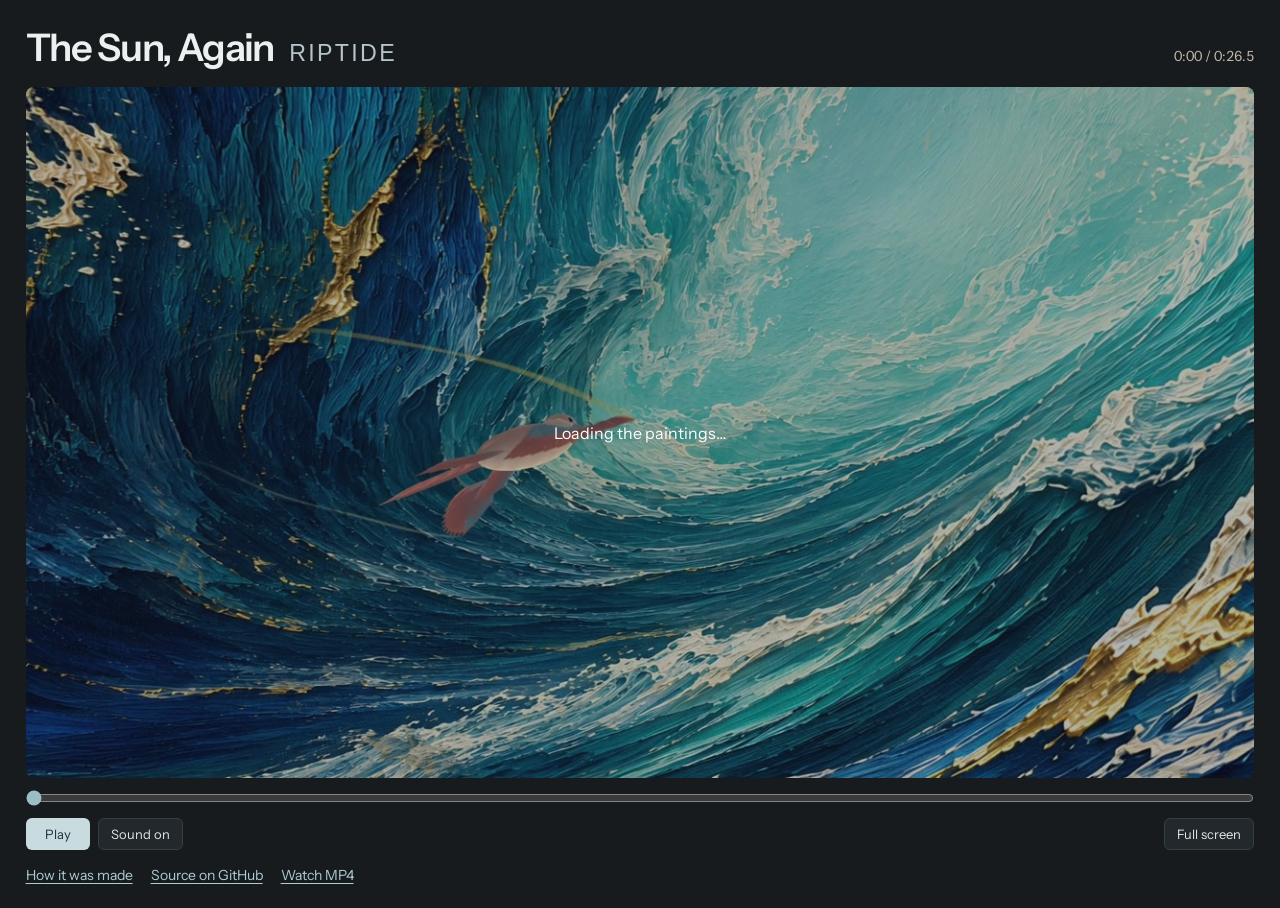
<file: index.html>
<!doctype html><html lang="en"><head><link rel="icon" href="data:,"><meta charset="utf-8"><meta name="viewport" content="width=device-width,initial-scale=1"><title>Riptide — The Sun, Again</title>
<style>
@font-face{font-family:Instrument;src:url(assets/instrument-sans.woff2)}*{box-sizing:border-box}html{color-scheme:dark;background:#121315;color:#f1e7d5;font-family:Instrument,"PingFang SC",sans-serif}body{margin:0}main{width:min(96vw,1450px);margin:0 auto;padding:24px 0}
header{display:flex;justify-content:space-between;align-items:baseline;margin-bottom:14px}h1{font-weight:560;letter-spacing:-.055em;margin:0;font-size:clamp(22px,3vw,38px)}h1 span{font:500 .61em "PingFang SC",sans-serif;letter-spacing:.1em;margin-left:.66em;color:#d6ad82}time{font-size:14px;font-variant-numeric:tabular-nums;color:#c0b7a8}
#stage{position:relative;aspect-ratio:16/9;overflow:hidden;background:#191817}canvas{display:block;width:100%;height:100%}#notice{position:absolute;inset:0;display:grid;place-content:center;background:#1c1917}#notice[hidden]{display:none}
nav{display:flex;gap:8px;align-items:center;flex-wrap:wrap;margin-top:12px}button{background:transparent;color:#d4cabe;border:1px solid #3c3936;padding:7px 12px;border-radius:2px;font:inherit;font-size:13px;cursor:pointer}button:hover,button[aria-current=step]{color:#fff1d1;border-color:#bc7d55}#play{background:#e4c49b;color:#241f1a;border-color:transparent;min-width:64px}input{width:100%;accent-color:#e1a770;display:block;margin:12px 0 0;cursor:pointer}#chapters{display:contents}#fs{margin-left:auto}#view{width:100%;height:100%}html.render main,html.render #stage{padding:0;margin:0;width:100vw;height:100vh;max-width:none}html.render header,html.render #controls{display:none}#stage:fullscreen{display:grid;place-content:center;background:#0a0b0c}#stage:fullscreen canvas{width:min(100vw,177.777778vh);height:auto;aspect-ratio:16/9}
#stage.expanded{position:fixed;inset:0;z-index:5;width:100vw;height:100dvh;display:grid;place-items:center;background:#0a0b0c}#stage.expanded canvas{width:min(100vw,177.777778dvh);height:auto;aspect-ratio:16/9}#exit{position:absolute;right:16px;top:16px;background:#17191be0}
@media(max-width:620px){main{width:100%;padding:16px 0}header,#controls{margin-left:12px;margin-right:12px}h1{font-size:24px}button{padding:6px 8px;font-size:12px}nav{gap:5px}}
aside{display:flex;gap:20px;margin:18px 0 0}aside a{font-size:14px;color:#d6b893;text-underline-offset:3px}html.render aside{display:none}@media(max-width:620px){aside{padding:0 12px}}html{background:#181b1d;color:#edf0f0}
main{width:min(96vw,1400px);padding:24px 0}
header{margin-bottom:16px}h1{letter-spacing:-.035em;font-weight:600}h1 span{color:#b4c6cb}
#stage,#notice{border-radius:8px}
#stage{background:#1a2429 url("docs/cover.jpg") center/cover no-repeat}
#stage:has(#notice:not([hidden])) canvas{opacity:0}
#notice{background:#15232855;color:white}
nav{gap:8px;margin-top:12px}
button{background:#22282b;border:1px solid #354044;border-radius:6px;color:#dfe7e8;padding:7px 12px}
button:hover,button[aria-current=step]{border-color:#70888f;color:#fff}
#play{background:#c8dce0;color:#1b3037;border-color:transparent}
input{accent-color:#9bbdc5}aside{gap:18px;margin-top:16px}aside a{color:#adcdd5}
#stage:fullscreen,#stage.expanded,html.render #stage{border-radius:0}
@media(max-width:620px){main{width:100%;padding:16px 0}#stage{border-radius:0}nav{gap:6px}button{padding:6px 8px}}
</style></head><body><main><header><h1>The Sun, Again<span>RIPTIDE</span></h1><time id="time">0:00 / 0:26.5</time></header><div id="stage"><canvas id="view" width="1280" height="720"></canvas><div id="notice">Loading the paintings…</div><button id="exit" hidden>Exit full screen</button></div>
<div id="controls"><input id="scrub" type="range" aria-label="Film timeline" min="0" max="26.5" step=".001" value="0"><nav><button id="play">Play</button><div id="chapters"></div><button id="mute" aria-label="Mute">Sound on</button><button id="fs" aria-label="Full screen">Full screen</button></nav></div>
<audio id="score" loop preload="auto" src="assets/score.mp3"></audio><aside><a href="making-of.html">How it was made</a><a href="https://github.com/Andy-Huang-SZU/riptide-flight">Source on GitHub</a><a href="docs/riptide.mp4">Watch MP4</a></aside></main>
<script src="assets/three-r186.js"></script><script src="assets/three-gltf-r186.js"></script><script>const SCORE={
  "duration": 26.5,
  "fps": 60,
  "bpm": 127,
  "beats": [
    {
      "time_s": 0.16698,
      "bar_position": 1
    },
    {
      "time_s": 0.63877,
      "bar_position": 2
    },
    {
      "time_s": 1.11023,
      "bar_position": 3
    },
    {
      "time_s": 1.5826,
      "bar_position": 4
    },
    {
      "time_s": 2.05367,
      "bar_position": 1
    },
    {
      "time_s": 2.52562,
      "bar_position": 2
    },
    {
      "time_s": 2.9966,
      "bar_position": 3
    },
    {
      "time_s": 3.46867,
      "bar_position": 4
    },
    {
      "time_s": 3.94019,
      "bar_position": 1
    },
    {
      "time_s": 4.41221,
      "bar_position": 2
    },
    {
      "time_s": 4.88373,
      "bar_position": 3
    },
    {
      "time_s": 5.3556,
      "bar_position": 4
    },
    {
      "time_s": 5.82735,
      "bar_position": 1
    },
    {
      "time_s": 6.29908,
      "bar_position": 2
    },
    {
      "time_s": 6.77144,
      "bar_position": 3
    },
    {
      "time_s": 7.24296,
      "bar_position": 4
    },
    {
      "time_s": 7.71503,
      "bar_position": 1
    },
    {
      "time_s": 8.18715,
      "bar_position": 2
    },
    {
      "time_s": 8.65925,
      "bar_position": 3
    },
    {
      "time_s": 9.13139,
      "bar_position": 4
    },
    {
      "time_s": 9.60371,
      "bar_position": 1
    },
    {
      "time_s": 10.07575,
      "bar_position": 2
    },
    {
      "time_s": 10.54854,
      "bar_position": 3
    },
    {
      "time_s": 11.02062,
      "bar_position": 4
    },
    {
      "time_s": 11.49312,
      "bar_position": 1
    },
    {
      "time_s": 11.96548,
      "bar_position": 2
    },
    {
      "time_s": 12.43829,
      "bar_position": 3
    },
    {
      "time_s": 12.91052,
      "bar_position": 4
    },
    {
      "time_s": 13.38358,
      "bar_position": 1
    },
    {
      "time_s": 13.85656,
      "bar_position": 2
    },
    {
      "time_s": 14.32944,
      "bar_position": 3
    },
    {
      "time_s": 14.80192,
      "bar_position": 4
    },
    {
      "time_s": 15.27519,
      "bar_position": 1
    },
    {
      "time_s": 15.74777,
      "bar_position": 2
    },
    {
      "time_s": 16.22048,
      "bar_position": 3
    },
    {
      "time_s": 16.69327,
      "bar_position": 4
    },
    {
      "time_s": 17.16588,
      "bar_position": 1
    },
    {
      "time_s": 17.63844,
      "bar_position": 2
    },
    {
      "time_s": 18.111,
      "bar_position": 3
    },
    {
      "time_s": 18.58358,
      "bar_position": 4
    },
    {
      "time_s": 19.05594,
      "bar_position": 1
    },
    {
      "time_s": 19.52831,
      "bar_position": 2
    },
    {
      "time_s": 20.001,
      "bar_position": 3
    },
    {
      "time_s": 20.47373,
      "bar_position": 4
    },
    {
      "time_s": 20.94656,
      "bar_position": 1
    },
    {
      "time_s": 21.41948,
      "bar_position": 2
    },
    {
      "time_s": 21.89206,
      "bar_position": 3
    },
    {
      "time_s": 22.3646,
      "bar_position": 4
    },
    {
      "time_s": 22.83794,
      "bar_position": 1
    },
    {
      "time_s": 23.31102,
      "bar_position": 2
    },
    {
      "time_s": 23.7839,
      "bar_position": 3
    },
    {
      "time_s": 24.25708,
      "bar_position": 4
    },
    {
      "time_s": 24.73104,
      "bar_position": 1
    },
    {
      "time_s": 25.2044,
      "bar_position": 2
    },
    {
      "time_s": 25.6775,
      "bar_position": 3
    },
    {
      "time_s": 26.15112,
      "bar_position": 4
    }
  ],
  "cues": {
    "birth": 0.131,
    "release": 0.619,
    "runup": 3.449,
    "approach": 5.805,
    "print": 7.695,
    "inkSnap": 10.531,
    "brake": 12.895,
    "break": 13.367,
    "coil": 14.781,
    "oil": 15.279,
    "climb": 17.171,
    "sweep": 19.065,
    "crest": 20.953,
    "sun": 22.845,
    "lastKick": 23.311,
    "imprint": 24.711,
    "end": 26.131
  }
}
;const ASSETS={"dawn": {"full": "assets/dawn-master.jpg", "screen": "assets/web/dawn.webp"}, "strata": {"full": "assets/strata-master.jpg", "screen": "assets/web/strata.webp"}, "tide": {"full": "assets/tide-master.jpg", "screen": "assets/web/tide.webp"}, "micro": "assets/material-relief.png"};const RIG='assets/studio-swallow.glb';</script>
<script src="src/surface.js"></script><script src="src/flight.js"></script><script src="src/traces.js"></script><script src="src/stamps.js"></script><script src="src/printworks.js"></script><script src="src/paper.js"></script><script src="src/tide.js"></script><script src="src/film.js"></script><script src="src/play.js"></script></body></html>
</file>
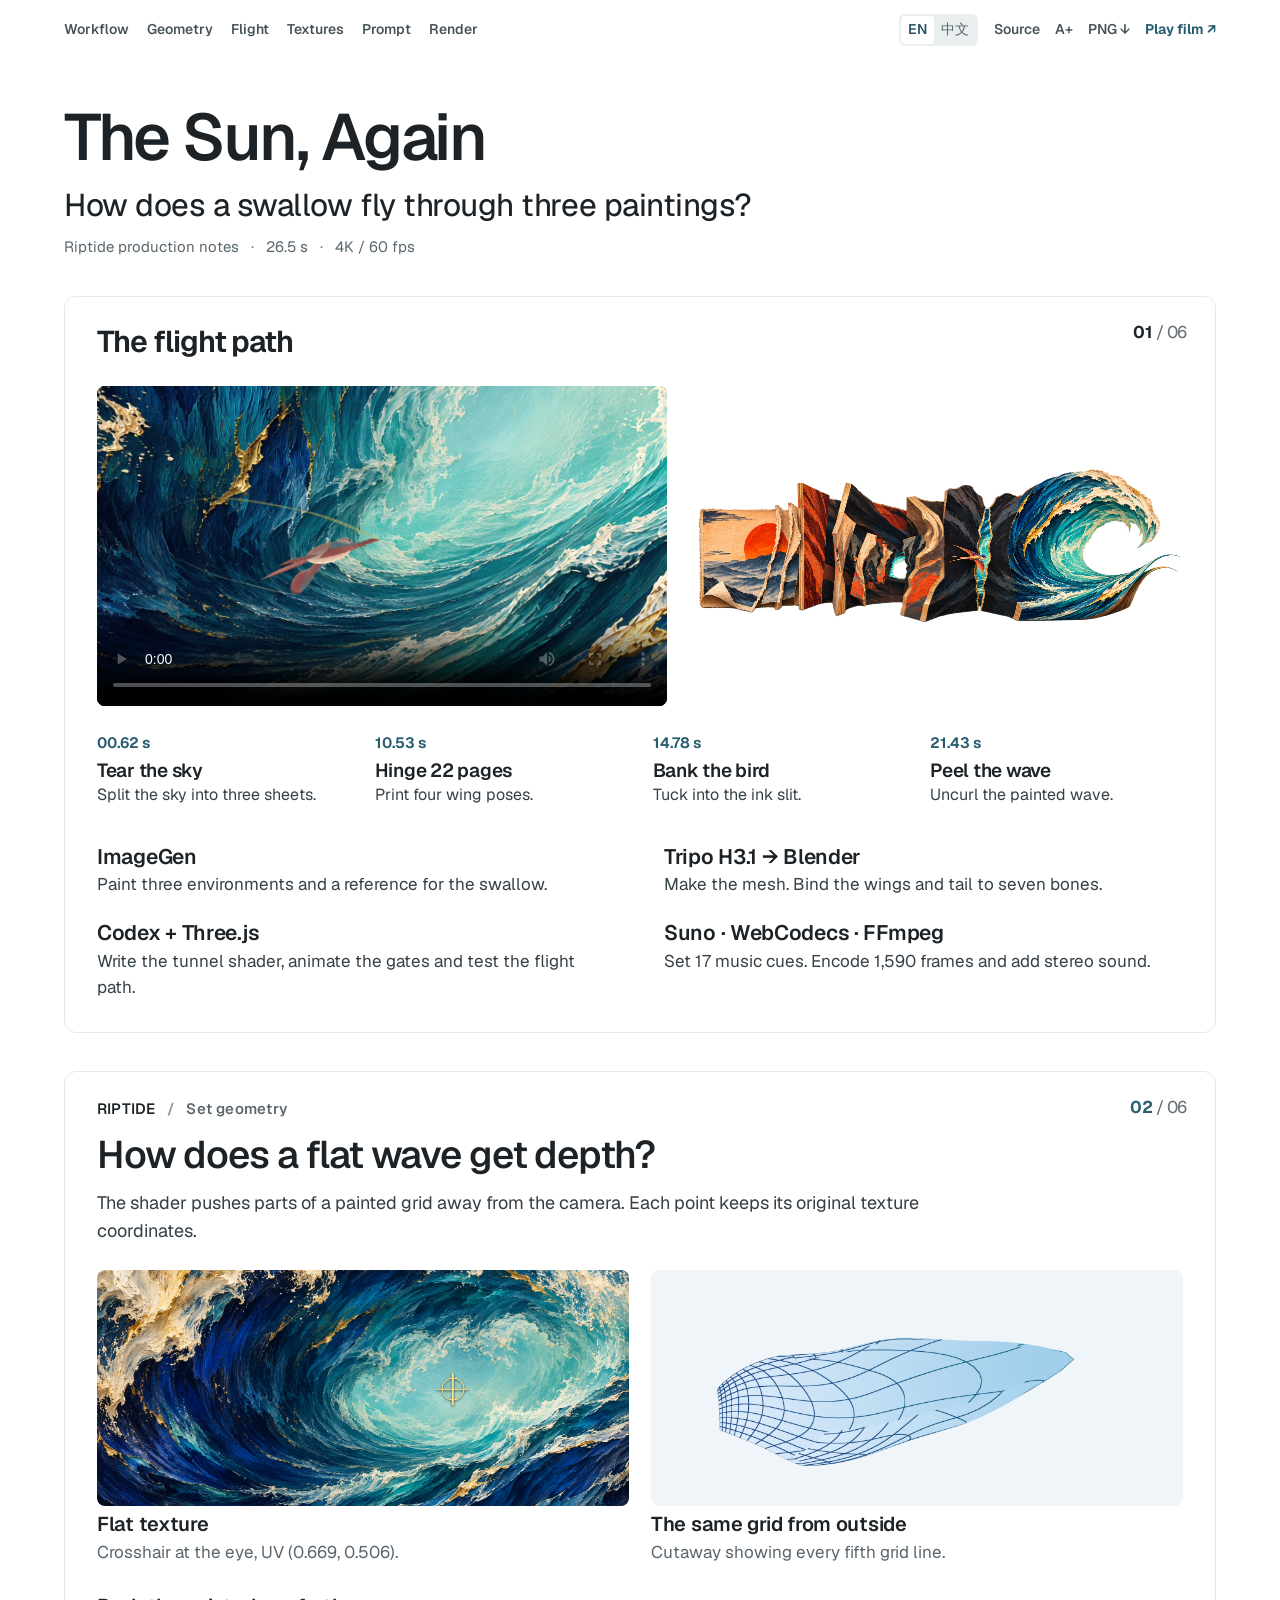
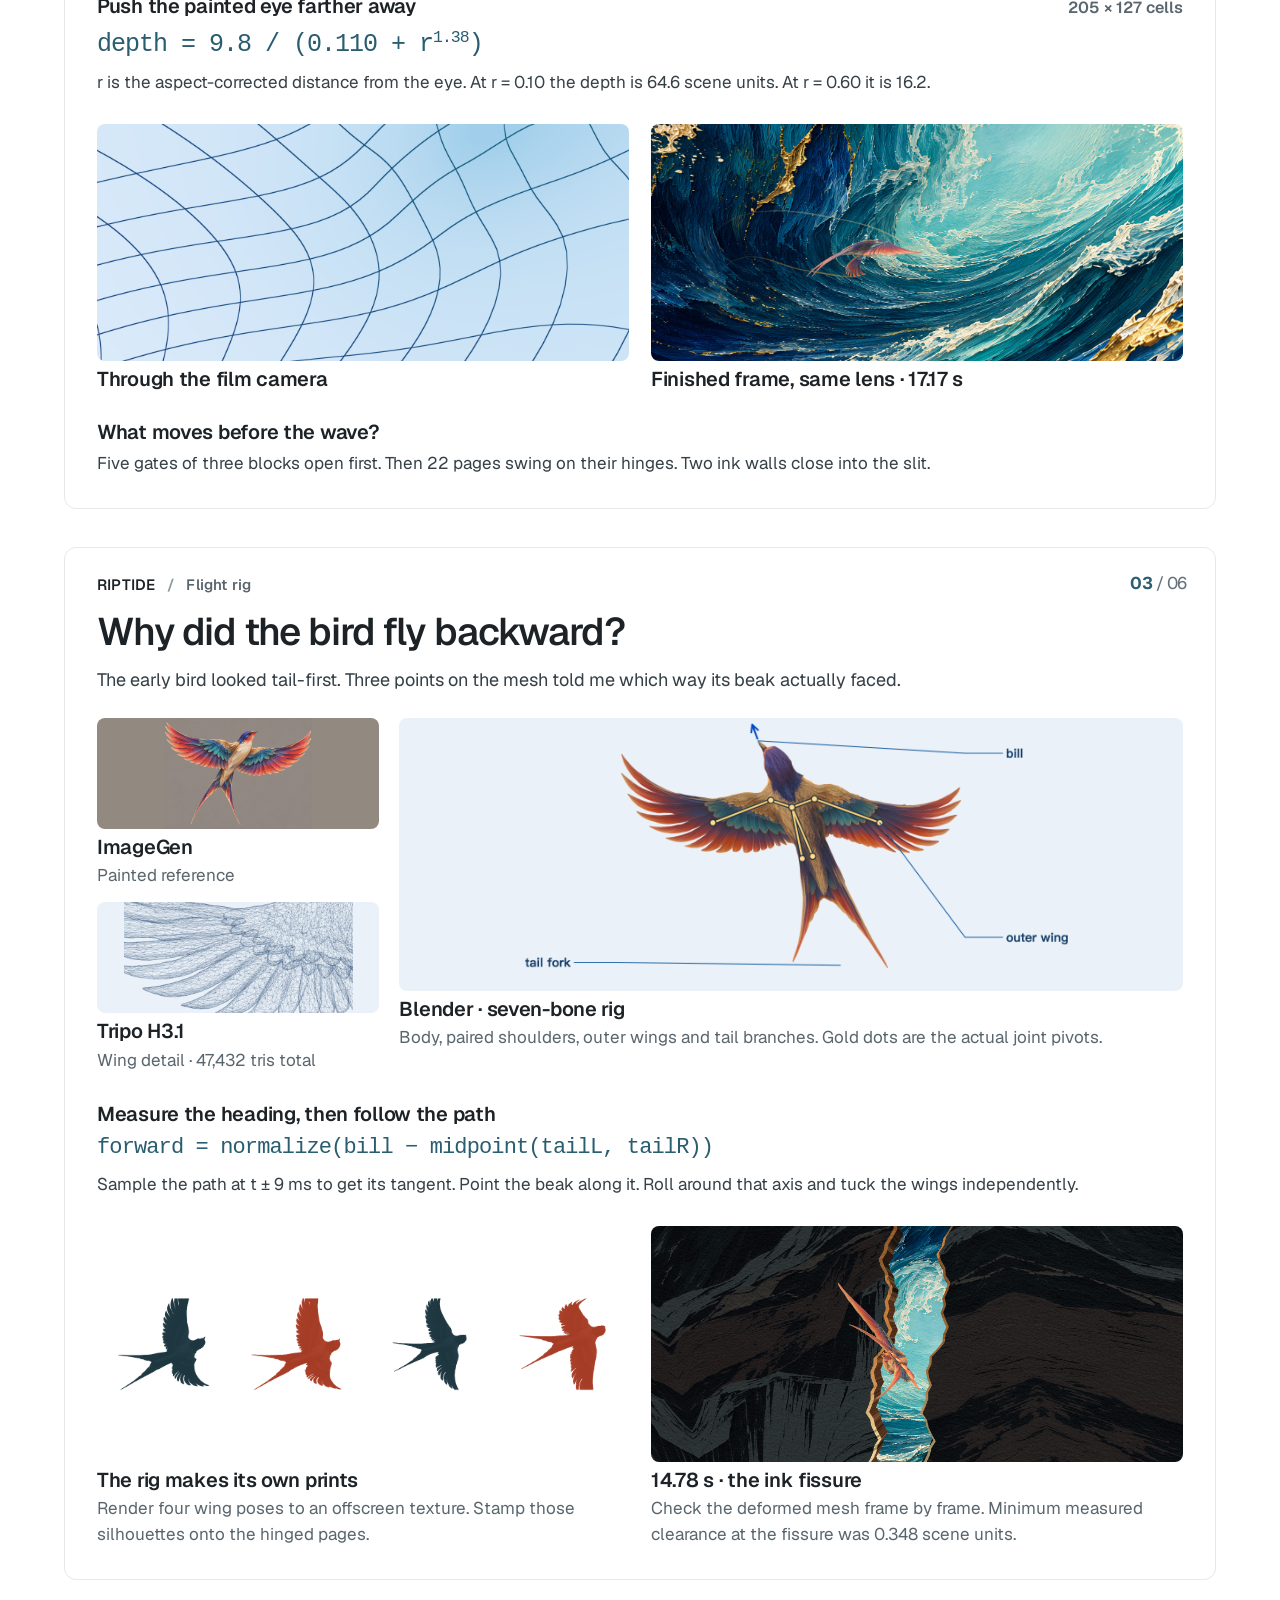
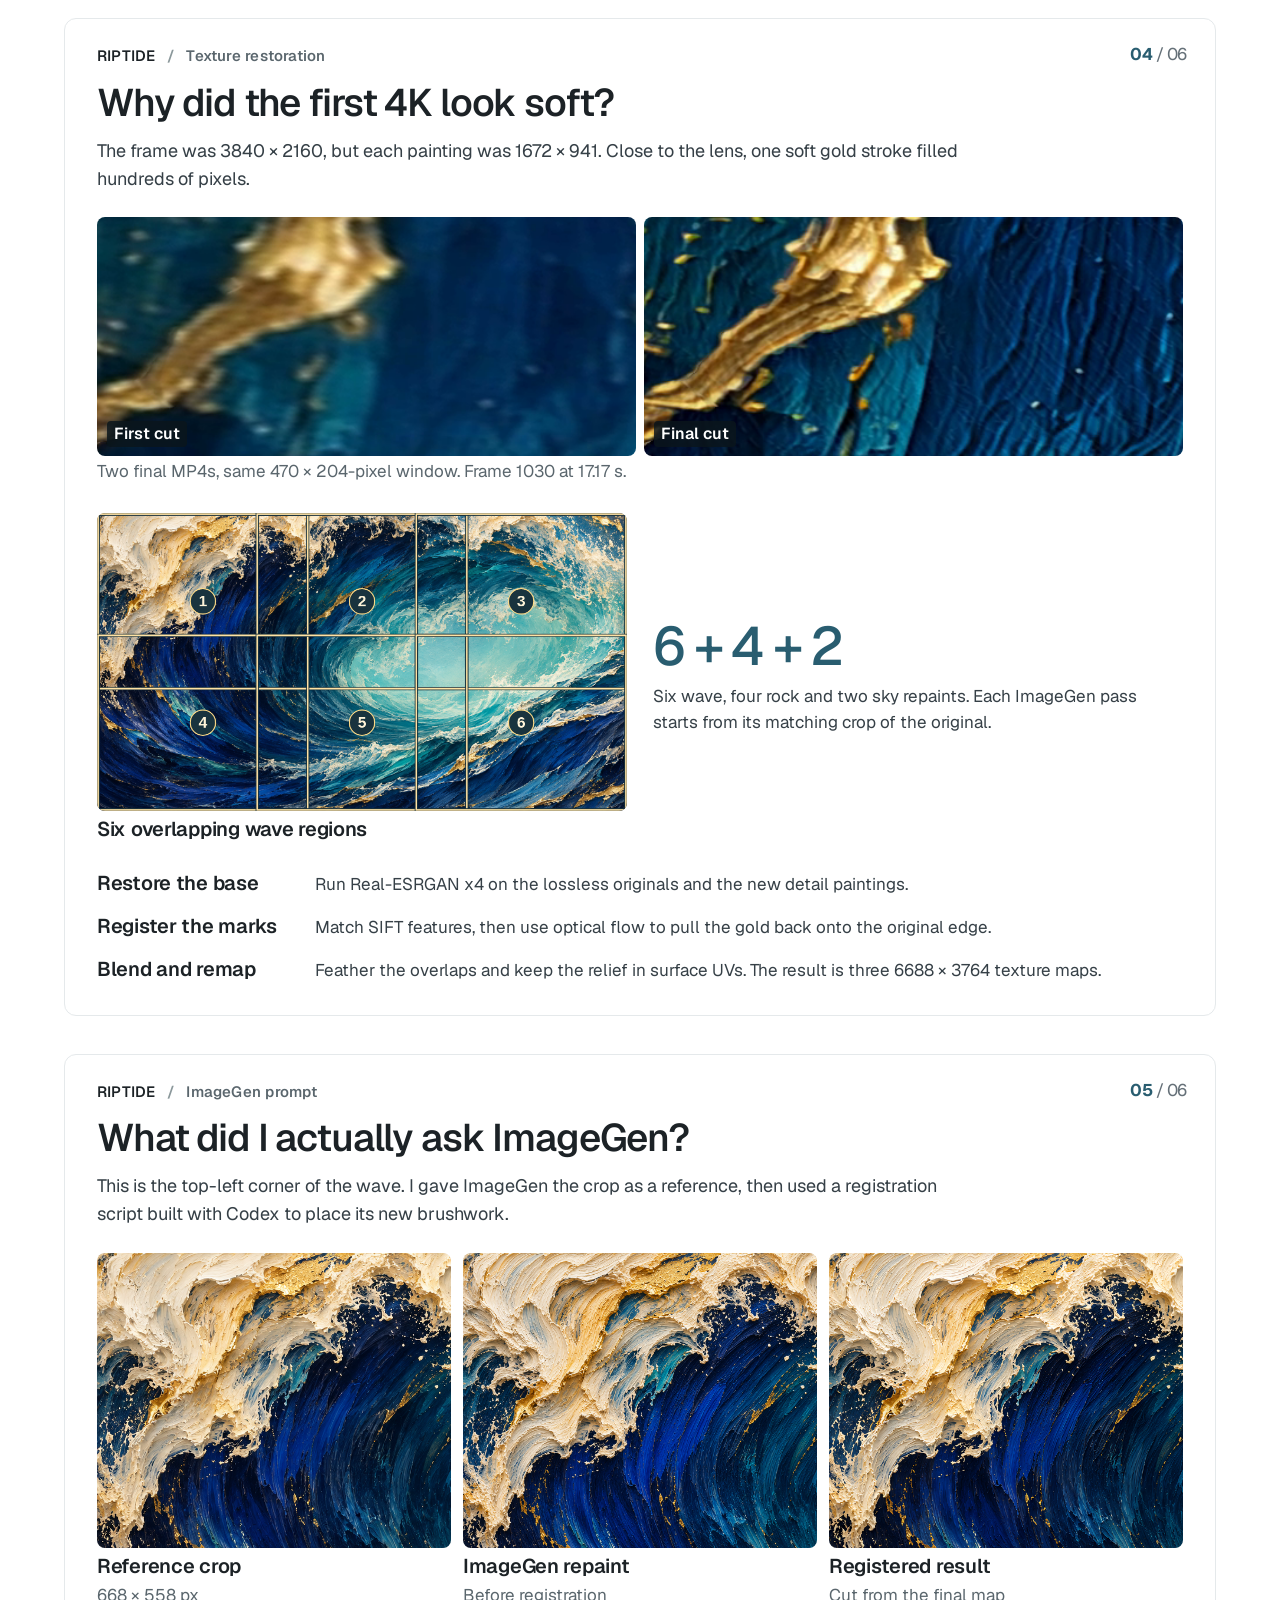
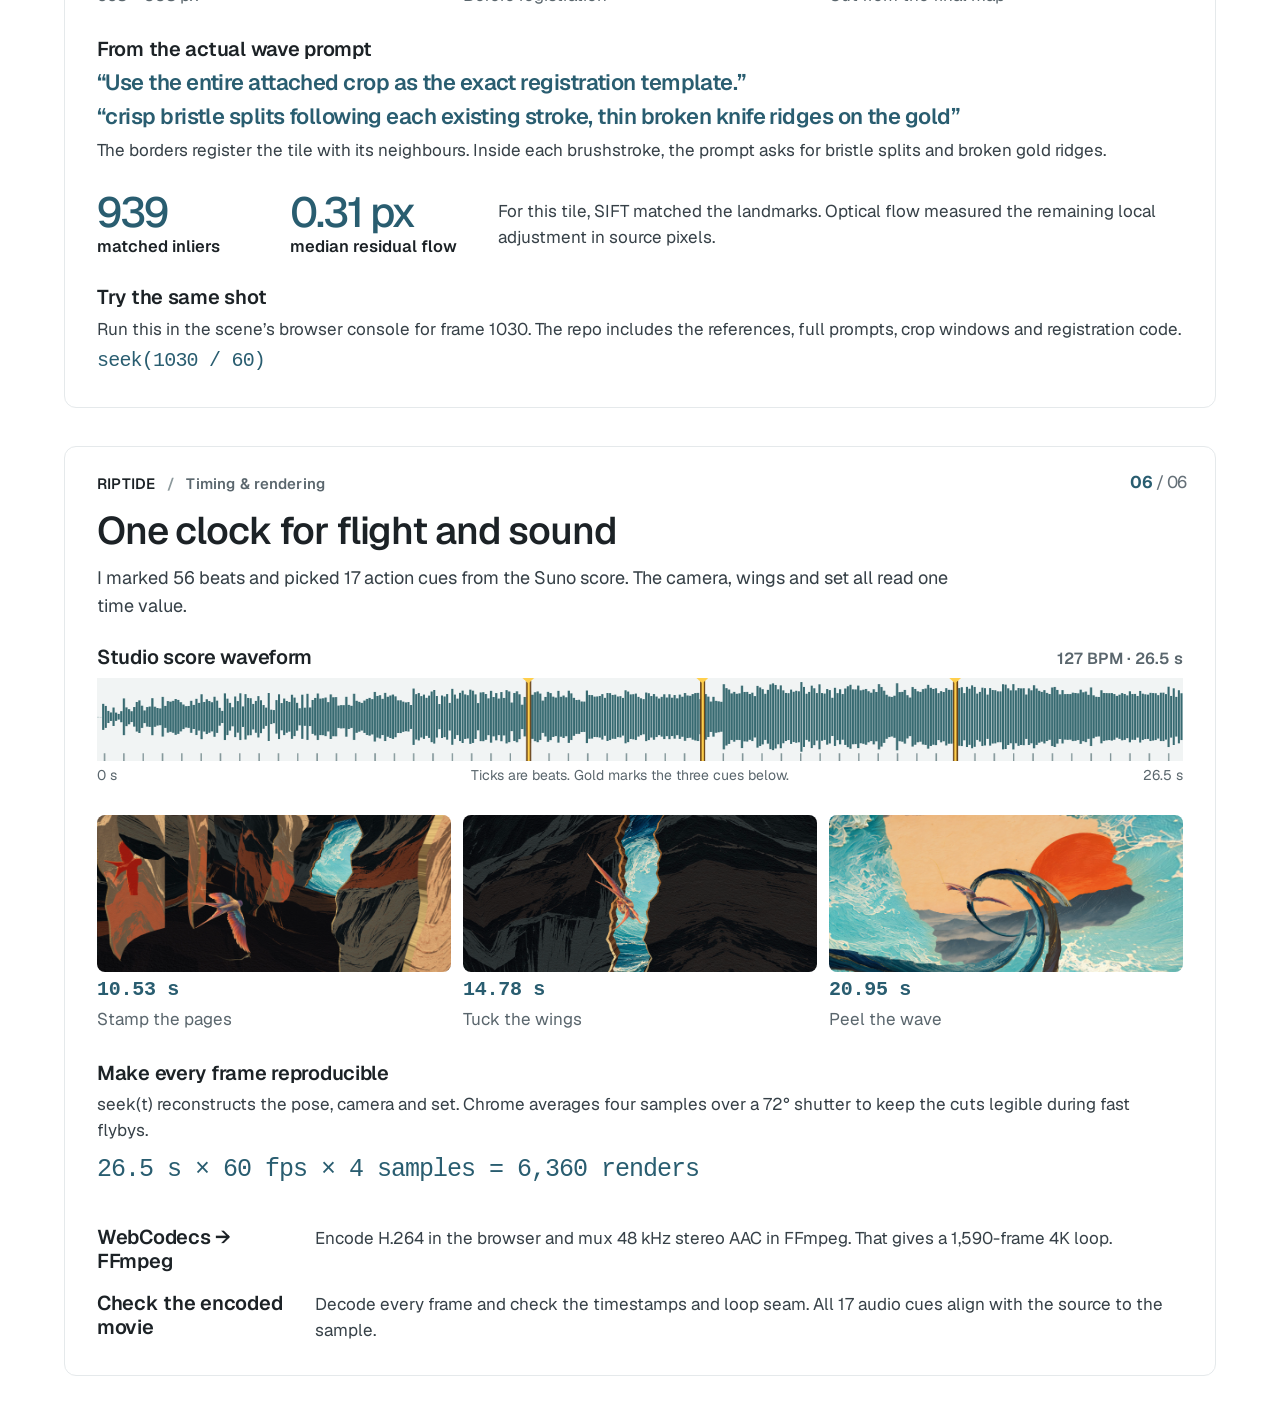
<file: making-of.html>
<!doctype html>
<html lang="en"><head><meta charset="utf-8"><meta name="viewport" content="width=device-width,initial-scale=1">
<link rel="icon" href="data:,"><meta name="author" content="Andy Woohoo"><meta name="theme-color" content="#181818"><meta name="description" content="How Andy Woohoo flew a swallow through three paintings with Codex and ImageGen. Six illustrated notes on the shaders, rig, painting prompts and 4K render."><meta property="og:title" content="Riptide — Making of"><meta property="og:image" content="https://andy-huang-szu.github.io/riptide-flight/docs/cover.jpg"><title>The Sun, Again / Riptide — Making of</title>
<style>@font-face{font-family:Geist;src:url(making-of-src/art/geist.woff2) format("woff2");font-weight:100 900;font-display:swap}
:root{--font:Geist,"PingFang SC","Microsoft YaHei",sans-serif;--ink:#171b1d;--text:#30393c;--muted:#516166;--accent:#28666c;--paper:#fff;--mono:ui-monospace,"SFMono-Regular",Menlo,monospace}
*{box-sizing:border-box}
html{background:var(--paper);color:var(--ink);font:400 16px/1.4 var(--font);text-size-adjust:100%}
body,h1,h2,p,figure,blockquote{margin:0}
button,input,select,a{font:inherit;color:inherit}
button,select{cursor:pointer}
button{padding:0;background:none;border:0}
a{text-decoration:none}
button:focus-visible,select:focus-visible,a:focus-visible,img[role=button]:focus-visible,input:focus-visible{outline:2px solid #14899c;outline-offset:4px}
[hidden]{display:none!important}
img{display:block;max-width:100%}
.reader{display:flex;align-items:center;gap:20px;position:sticky;top:0;z-index:5;width:100%;min-height:56px;padding:0 max(4vw,24px);background:#181818;color:#fcfcf9;line-height:1}
.reader .wordmark{margin-right:auto;font-size:24px;font-weight:650;letter-spacing:-.085em}
.reader .langs,.reader .actions{display:flex;align-items:center;gap:16px}
.reader .langs{gap:6px}
.reader .langs>span{color:#747b7c}
.reader .langs button{color:#bcc4c5}
.reader .langs button[aria-pressed=true],.reader .actions a:last-child{color:white}
.reader :is(button,select,a):not(.wordmark){font-size:14px;font-weight:560;letter-spacing:0}
.reader select{appearance:none;border:0;border-radius:0;background:transparent;color:#d6dddd;padding:8px 0;max-width:140px}
.reader option{color:#182225;background:#fff}
.reader .actions{gap:20px;color:#cad1d1}
.reader a:hover,.reader button:hover,.reader select:hover{color:#a2dad8}
#book{width:800px;display:grid;gap:20px;transform-origin:top left}
#paper-size{margin:auto;position:relative}
#book>article{position:relative;width:800px;height:1000px;background:var(--paper);overflow:hidden;scroll-margin-top:64px}
#book .page-num{position:absolute;z-index:2;top:23px;right:30px;font-size:18px;font-weight:670;line-height:1;font-variant-numeric:tabular-nums;color:var(--ink);letter-spacing:-.035em;white-space:nowrap}
.page-num i{font-style:normal;font-weight:430;opacity:.75}
#book .poster>.page-num,.cover-folio{color:white;text-shadow:0 1px 8px #172527a8}
.cover-folio{position:absolute;left:30px;top:24px;z-index:2;font-size:14px;line-height:1;letter-spacing:.15em;font-weight:600}
.poster{display:grid;grid-template-rows:327px 395px 278px}
.hero{position:relative;isolation:isolate;overflow:hidden;background:#172b30;color:#fff}
.hero>img,.hero-motion,.hero-shade{position:absolute;inset:0;width:100%;height:100%;max-width:none;object-fit:cover}
.hero>img,.hero-motion{z-index:-3;object-position:50% 58%}
.hero-motion{z-index:-2;opacity:0}
.hero-motion.playing{opacity:1}
.hero-shade{z-index:-1;background:#070e1229;pointer-events:none}
.hero-copy{position:absolute;left:30px;bottom:22px;right:30px;text-shadow:0 2px 20px rgba(5,17,23,.56)}
.hero-copy h1{font-size:100px;line-height:.95;letter-spacing:-.083em;font-weight:650}
.standfirst{font-size:24px;line-height:1.2;letter-spacing:-.035em;font-weight:565;margin-top:5px}
.hero-meta{position:absolute;right:0;bottom:2px;font-size:15px;font-weight:650;display:flex;align-items:center;gap:8px;letter-spacing:.01em}
.hero-meta b{height:3px;width:3px;border-radius:100%;background:currentColor}
.route{display:grid;grid-template-rows:44px 243px 108px}
.route-header{padding:13px 29px 0}
.route h2{font-size:24px;font-weight:630;line-height:1;letter-spacing:-.05em}
.model{overflow:hidden;width:100%;background:#fff}
.model img{width:100%;height:100%;object-fit:cover;object-position:50% 55%}
.stations{display:grid;grid-template-columns:repeat(4,minmax(0,1fr));gap:16px;padding:13px 29px 0}
.station{text-align:left;align-self:start}
.station time{color:var(--accent);font:600 15px/1 var(--mono);letter-spacing:-.04em}
.station strong,.station>span{display:block}
.station strong{font-size:20px;line-height:1.13;letter-spacing:-.047em;font-weight:680;margin:5px 0 3px}
.station>span{font-size:18px;line-height:1.25;color:var(--text)}
.stack{padding:16px 29px 22px;display:grid;grid-template-columns:1fr 1fr;grid-template-rows:1fr 1fr;gap:19px 26px}
.stack>div,.stack>button{text-align:left;display:block;align-self:start}
.stack strong{display:block;font-size:24px;line-height:1.12;font-weight:660;letter-spacing:-.055em}
.stack p{margin-top:6px;font-size:19px;line-height:1.29;color:var(--text)}
.station:hover strong,.stack-action:hover strong{color:var(--accent)}
.plate{display:flex;flex-direction:column}
.platehead{padding:20px 30px 16px;flex:none}
.folio,.folio b,.folio em{font-size:15px;font-weight:570;line-height:1.25;font-style:normal;letter-spacing:.015em}
.folio b>span{color:#8b989b;margin:0 7px}
.folio em{color:var(--muted)}
.platehead h2{font-size:43px;line-height:1.02;letter-spacing:-.064em;font-weight:670;margin:18px 0 8px;text-wrap:balance}
.platehead>p{font-size:21px;line-height:1.29;letter-spacing:-.015em;color:var(--text);max-width:67ch}
.platebody{flex:1;min-height:0;padding:0 30px 25px;display:flex;flex-direction:column;justify-content:space-between;gap:11px}
.platebody>*{flex:none}
.duo,.bird-bottom,.cueframes,.tiletrip{display:grid;grid-template-columns:repeat(2,minmax(0,1fr));gap:16px}
.plate figure{min-width:0}
.plate figure img{display:block;width:100%;height:100%;object-fit:cover}
.plate figcaption{padding-top:6px}
.plate figcaption>b,.plate figcaption>span{display:block}
.plate figcaption>b,.textband>b,.recipe b,.pipeline>b,.plothead strong,.math-title>b,.prompt-note>b{font-size:21px;font-weight:680;line-height:1.12;letter-spacing:-.045em}
.plate figcaption>span,.compare-proof>span{display:block;font-size:18px;line-height:1.24;color:var(--muted);margin-top:3px}
.imgscene,.region-picture{position:relative;overflow:hidden}
.widefig .imgscene{height:196px}
.wire img{object-fit:contain!important;background:#f0f5fa}
.lensfig .imgscene{height:149px}
.eye-pin{position:absolute;left:66.9%;top:50.6%;transform:translate(-50%,-50%);width:23px;height:23px;border:1.5px solid #ffe285;border-radius:50%;filter:drop-shadow(0 1px 1px #202a2f)}
.eye-pin:before,.eye-pin:after{content:"";position:absolute;top:50%;left:50%;transform:translate(-50%,-50%);background:#ffe285}
.eye-pin:before{width:32px;height:1.5px}.eye-pin:after{width:1.5px;height:32px}
.math-title,.plothead{display:flex;align-items:baseline;justify-content:space-between;gap:12px}
.math-title>span,.plothead>span{font-size:16px;line-height:1.25;color:var(--muted);font-weight:600}
.math-note code,.pipeline code,.promptcard .textband code{display:block;font-family:var(--mono);letter-spacing:-.055em;font-weight:520;color:var(--accent)}
.math-note code{font-size:28px;line-height:1.2;margin:5px 0}
.math-note sup{font-size:.66em}
.math-note p,.pipeline p,.textband p,.recipe p,.region-notes p,.prompt-note p,.registration p{font-size:19.5px;line-height:1.28;color:var(--text)}
.textband p,.pipeline p{margin-top:5px}
.bird-build{display:grid;grid-template-columns:27% 1fr;grid-template-rows:1fr 1fr;gap:11px 17px}
.small-view{grid-column:1}
.big-view{grid-column:2;grid-row:1/span 2}
.bird-build .small-view img{height:100px;object-fit:contain;background:#eaf1f8}
.bird-build .small-view:first-child img{background:#928980}
.bird-build .big-view img{height:248px;object-fit:contain;background:#eaf1f8}
.small-view figcaption>b{font-size:18px}.small-view figcaption>span{font-size:16px}
.birdcard .math-note code{font-size:22px}
.bird-bottom figure>img{height:145px}
.bird-bottom figure:first-child>img{object-fit:contain;background:#fff}
.compare-proof{text-align:left}
.compare-proof .crops{display:grid;grid-template-columns:1fr 1fr;gap:5px;height:190px}
.crops>div{position:relative;min-width:0;overflow:hidden}
.crops img{width:100%;height:100%;object-fit:cover}
.crops span{position:absolute;bottom:9px;left:10px;padding:2px 7px;color:white;background:rgba(10,21,27,.82);font-size:16px;font-weight:600}
.repaintrow{display:grid;grid-template-columns:1.13fr .87fr;align-items:center;gap:22px}
.region-picture{aspect-ratio:1672/941}
.region-picture canvas{position:absolute;inset:0;width:100%;height:100%}
.region-notes strong,.registration strong{font-weight:560;letter-spacing:-.075em;color:var(--accent);line-height:.98}
.region-notes strong{font-size:54px}.region-notes p{margin-top:10px}
.recipe{display:grid;gap:15px}
.recipe>div{display:grid;grid-template-columns:192px 1fr;align-items:baseline;gap:15px}
.tiletrip,.cueframes{grid-template-columns:repeat(3,minmax(0,1fr));gap:12px}
.tiletrip figure>img{aspect-ratio:668/558;height:auto;max-height:186px;object-fit:contain;background:#f6f8f8}
.tiletrip figcaption>b{font-size:20px}
.prompt-note blockquote{font-size:22px;letter-spacing:-.025em;line-height:1.23;color:var(--accent);font-weight:590;margin:7px 0}
.prompt-note p{margin-top:6px}
.registration{display:grid;align-items:center;grid-template-columns:142px 165px 1fr;gap:15px}
.registration strong,.registration b{display:block}
.registration strong{font-size:42px}.registration b{margin-top:4px;font-size:16.5px;line-height:1.15;font-weight:590}
.registration p{font-size:18px}
.promptcard .textband code{font-size:20px;margin-top:5px}
#waveplot{display:block;width:100%;height:83px;margin:9px 0 5px}
.plotlegend{display:flex;align-items:center;justify-content:space-between;font-size:14px;color:var(--muted)}
.cueframes figure>img{height:151px}
.cueframes figcaption>b{font-family:var(--mono);font-weight:590;font-size:18px;letter-spacing:-.05em;color:var(--accent)}
.cueframes figcaption>span{font-size:18px}
.pipeline code{font-size:25px;margin-top:8px}
[lang="zh-CN"] .platehead h2{font-size:39px;line-height:1.17;letter-spacing:-.035em}
[lang="zh-CN"] .hero-copy h1{font-size:87px;letter-spacing:-.035em}
[lang="zh-CN"] .plate figcaption>span,[lang="zh-CN"] .stack p{line-height:1.35}
[lang="zh-CN"] .station strong{letter-spacing:0}
dialog{margin:auto;width:min(760px,calc(100% - 32px));max-height:92dvh;padding:24px;border:none;background:#fff;color:var(--ink);overflow:auto}
dialog::backdrop{background:#090e15c9}
.dialog-bar,.modal-actions,.range-row{display:flex;align-items:center;justify-content:space-between;gap:12px}
.dialog-bar{color:var(--muted);font-size:14px}
#close{font-size:32px;line-height:1}
#modal-title{font-weight:590;font-size:32px;line-height:1.12;letter-spacing:-.055em;margin:10px 0 16px}
#view{position:relative;overflow:hidden;background:#f1f4f4;line-height:0}
#view img{width:100%;height:auto}
.modal-triplet{display:grid;grid-template-columns:repeat(3,1fr);gap:3px}
.modal-triplet img{aspect-ratio:1;object-fit:cover}
#view .front{position:absolute;inset:0;height:100%;width:100%;clip-path:inset(0 50% 0 0)}
#view .split{position:absolute;top:0;bottom:0;left:50%;border-left:2px solid #ffde89}
.range-row{margin-top:12px;font-size:14px}
.range-row input{width:45%;accent-color:var(--accent)}
#modal-text{font-size:18px;line-height:1.45;margin:15px 0}
.modal-actions{justify-content:flex-start}
.modal-actions button,.modal-actions a{color:var(--accent);padding:6px 0;font-weight:590}
.modal-actions a{margin-left:auto}
.big-inspect{width:min(1120px,calc(100% - 32px))}
.big-inspect #view img{max-height:70dvh;object-fit:contain}
.big-inspect .modal-actions{display:none}
html.export .reader{display:none}
html.export #scroll-area{width:800px;max-width:none;overflow:visible}
html.export .hero-motion{display:none}
/* The original guide uses a slim chapter bar, a title, then a single stack of illustrated sections. */
:root{--ink:#20262d;--text:#39444b;--muted:#5d6970;--accent:#28627a;--paper:#fff;--border:#dfe5e7;--canvas:#fff;--radius:8px}
html{background:var(--canvas)}
.page{width:100%;margin:0 auto}
.reader{position:sticky;top:0;z-index:5;max-width:1216px;gap:16px;min-height:60px;margin:0 auto;padding:0 32px;background:#fffffff5;color:var(--ink);backdrop-filter:blur(9px)}
.nav-chapters{display:flex;align-items:center;gap:18px;margin-right:auto}
.reader :is(button,select,a):not(.wordmark){font-size:14px;line-height:1.4;font-weight:560;color:#435158;letter-spacing:0}
.nav-chapters a:hover,.reader .actions a:hover,.reader .langs button:hover,.reader select:hover{color:var(--accent)}
.reader .langs{order:2;gap:0;background:#e9eeef;padding:2px;border-radius:6px}
.langs>span{display:none}
.reader .langs button{padding:4px 7px;color:var(--muted);border-radius:4px}
.reader .langs button[aria-pressed=true]{background:white;color:#204f64}
.reader .actions{order:3;gap:15px}
.reader .actions a:last-child{color:var(--accent);font-weight:670}
.reader select{display:none;max-width:120px;background:transparent;border:0}
.guide-intro{max-width:1216px;margin:0 auto;padding:46px 32px 38px}
.guide-intro h1{font-size:clamp(45px,5.1vw,70px);line-height:1.05;font-weight:620;letter-spacing:-.052em}
.guide-intro p{font-size:clamp(24px,2.45vw,34px);line-height:1.26;letter-spacing:-.025em;margin:12px 0 10px;font-weight:520}
.guide-intro div{font-size:15px;line-height:1.5;letter-spacing:0;color:var(--muted)}
.cover-folio,.page-num,.hero-copy{text-shadow:none}
.overview-film{display:none}
#book .poster>.page-num,.cover-folio{color:var(--ink)}
.cover-folio{font-weight:590;letter-spacing:.11em;top:21px;left:30px}
#book .page-num{color:var(--accent);font-size:17px;letter-spacing:-.025em}
.page-num i{color:#657078;opacity:1}
.poster{grid-template-rows:259px 448px 293px}
.hero{isolation:auto;background:#fff;color:var(--ink)}
.hero-copy{position:absolute;left:30px;right:auto;bottom:28px;width:43%}
.hero-copy h2{font:630 68px/.97 var(--font);letter-spacing:-.055em}
.standfirst{font-size:22px;line-height:1.3;font-weight:480;letter-spacing:-.02em;margin-top:11px}
.hero-meta{position:static;font-size:15px;line-height:1.3;font-weight:510;color:var(--muted);margin-top:16px}
.hero>img{inset:51px 30px 0 auto;width:47.5%;height:189px;z-index:0;border-radius:var(--radius);object-position:50% 54%}
.route{grid-template-rows:46px 272px 130px}
.route-header{padding:8px 30px 0}
.route h2{font-size:28px;letter-spacing:-.035em;font-weight:625;line-height:1.2}
.model{width:calc(100% - 60px);margin:0 30px;border-radius:var(--radius);overflow:hidden}
.model img{object-position:50% 55%}
.stations{padding:17px 30px 0;gap:17px}
.station time{font-family:var(--font);font-variant-numeric:tabular-nums;font-weight:650;letter-spacing:0}
.station strong{letter-spacing:-.025em}
.stack{padding:10px 30px 27px;gap:23px 28px}
.stack strong{font-size:22px;letter-spacing:-.03em}
.stack p{font-size:19px;line-height:1.32}
.platehead h2{font-weight:640;letter-spacing:-.046em}
.plate figcaption>b,.textband>b,.recipe b,.pipeline>b,.plothead strong,.math-title>b,.prompt-note>b{letter-spacing:-.025em;font-weight:640}
.plate figure>img,.imgscene,.region-picture,.compare-proof .crops>div{border-radius:var(--radius);overflow:hidden}
.plate .imgscene img,.region-picture img{border-radius:0}
.crops span{border-radius:4px}
.math-note,.pipeline,.prompt-note{background:#f4f7f8;border-radius:var(--radius);padding:12px 16px}
.math-note code,.pipeline code,.promptcard .textband code{letter-spacing:-.04em}
.math-note p,.pipeline p,.textband p,.recipe p,.region-notes p,.prompt-note p,.registration p{font-size:19px;line-height:1.3}
.recipe{gap:12px}
[lang="zh-CN"] .hero-copy h2{font-size:61px;font-weight:610;letter-spacing:0}
[lang="zh-CN"] .guide-intro p,[lang="zh-CN"] .platehead h2,[lang="zh-CN"] .route h2{letter-spacing:-.02em}
html.export{background:#fff}
html.export .guide-intro{display:none}
/* The reading surface follows the original page. The exported sheets use its own type and radius tokens. */
.reading #scroll-area{max-width:1216px;margin:0 auto;padding:0 32px 44px}
.reading #book,.reading #paper-size{width:100%!important;height:auto!important;transform:none!important;overflow:visible}
.reading #book{display:grid;gap:28px}
.reading #book>article{width:100%;height:auto;overflow:visible;border:1px solid var(--border);border-radius:12px;box-shadow:none;background:white;scroll-margin-top:72px}
.reading #book .page-num{right:28px;top:27px}
.reading .poster{display:grid;grid-template-columns:minmax(0,1.16fr) minmax(0,1fr);grid-template-rows:auto auto auto auto;grid-template-areas:"heading heading" "film model" "stations stations" "stack stack";gap:20px 20px;padding:25px 28px 28px}
.reading .cover-folio,.reading .poster .hero-copy{display:none}
.reading .hero{position:relative;grid-area:film;aspect-ratio:16/9;height:auto;width:100%;border-radius:var(--radius);overflow:hidden;background:#203437}
.reading .hero>img{position:absolute;inset:0;width:100%;height:100%;border-radius:0}
.reading .overview-film{display:block;position:absolute;inset:0;width:100%;height:100%;object-fit:cover}
.reading .route{display:contents}
.reading .route-header{grid-area:heading;padding:0 75px 0 0}
.reading .route h2{font-size:30px;line-height:1.15;letter-spacing:-.035em}
.reading .model{grid-area:model;align-self:stretch;width:100%;margin:0;position:relative;background:#fff;overflow:hidden}
.reading .model img{position:absolute;inset:0;object-fit:contain;height:100%;width:100%}
.reading .stations{grid-area:stations;padding:0;gap:22px}
.reading .stack{grid-area:stack;padding:6px 0 0;gap:18px 36px;grid-template-rows:auto auto}
.reading .stack strong{font-size:21px}
.reading .stack p{font-size:17px;line-height:1.45;margin-top:3px;max-width:52ch}
.reading .station strong{font-size:19px}.reading .station>span{font-size:16px;line-height:1.4}
.reading .plate{padding:25px 28px 28px;display:block}
.reading .platehead{padding:0 76px 0 0}
.reading .platehead h2{font-size:clamp(30px,3.2vw,43px);line-height:1.09;letter-spacing:-.04em;margin:12px 0 8px;text-wrap:pretty}
.reading .platehead>p{max-width:77ch;font-size:18px;line-height:1.52;letter-spacing:0}
.reading .platebody{padding:0;margin-top:20px;gap:22px}
.reading .platebody .duo,.reading .bird-bottom{gap:18px}
.reading .widefig .imgscene,.reading .lensfig .imgscene{height:auto;aspect-ratio:2.25}
.reading .imgscene img{position:absolute;inset:0}
.reading .plate figcaption>b,.reading .textband>b,.reading .recipe b,.reading .pipeline>b,.reading .plothead strong,.reading .math-title>b,.reading .prompt-note>b{font-size:20px;line-height:1.22}
.reading .plate figcaption>span,.reading .compare-proof>span,.reading .platebody p{font-size:17px;line-height:1.47}
.reading .math-note,.reading .pipeline,.reading .prompt-note{padding:16px 18px}
.reading .math-note code,.reading .pipeline code{font-size:clamp(19px,2vw,25px);overflow-wrap:anywhere}
.reading .birdcard .math-note code{font-size:clamp(17px,1.75vw,22px)}
.reading .bird-build{grid-template-columns:26% 1fr;gap:14px 20px}
.reading .bird-build .big-view img{height:273px}
.reading .bird-build .small-view img{height:111px}
.reading .bird-bottom figure>img,.reading .cueframes figure>img{height:auto;aspect-ratio:2.25}
.reading .compare-proof .crops{height:auto;aspect-ratio:4.55;gap:8px}
.reading .repaintrow{grid-template-columns:1fr 1fr;gap:26px}
.reading .region-notes strong,.reading .registration strong{letter-spacing:-.05em}
.reading .tiletrip figure>img{max-height:none}
.reading .recipe>div{grid-template-columns:200px 1fr;gap:18px}
.reading .registration{grid-template-columns:175px 190px 1fr;gap:18px}
.reading img[role="button"]{cursor:zoom-in}
.reading.large-type #book article p,.reading.large-type #book article figcaption>span,.reading.large-type .station>span{font-size:22px;line-height:1.5}
dialog{border-radius:12px}
@media(max-width:980px){
 .reader{gap:14px;padding:0 24px}.nav-chapters{gap:11px}.reader .actions{gap:12px}
 .reader .source-link{display:none}
 .reading .plate,.reading .poster{padding:23px}
 .reading .guide-intro{padding-top:34px}
}
@media(max-width:740px){
 .reader{min-height:48px;padding:0 16px;gap:12px}
 .nav-chapters{display:none}.reader select{display:block;order:0;margin-right:auto;max-width:115px}
 .reader .langs{order:1}.reader .actions{order:2;gap:11px}
 .reader :is(button,select,a):not(.wordmark){font-size:13px}
 .guide-intro{padding:26px 16px 23px}
 .guide-intro h1{font-size:44px}
 .guide-intro p{font-size:24px;line-height:1.3;margin:9px 0}
 .guide-intro div{font-size:14px}
 .reading #scroll-area{padding:0 10px 23px}
 .reading #book{gap:16px}
 .reading #book>article{border-radius:10px;scroll-margin-top:56px}
 .reading #book .page-num{top:19px;right:15px;font-size:15px}
 .reading .poster{padding:17px 15px 20px;grid-template-columns:1fr;grid-template-areas:"heading" "film" "model" "stations" "stack";gap:14px}
 .reading .route h2{font-size:25px}.reading .model{aspect-ratio:2.4}
 .reading .stations{grid-template-columns:1fr 1fr;gap:15px 16px}
 .reading .stack{grid-template-columns:1fr;gap:13px}
 .reading .plate{padding:17px 15px 20px}
 .reading .platehead{padding:0}
 .reading .folio{padding-right:56px}
 .reading .platehead h2{font-size:30px;margin:13px 0 8px}
 .reading .platehead>p{font-size:17px;line-height:1.45}
 .reading .platebody{margin-top:15px;gap:18px}
 .reading .platebody .duo,.reading .bird-bottom,.reading .repaintrow{grid-template-columns:1fr;gap:15px}
 .reading .widefig .imgscene,.reading .lensfig .imgscene{aspect-ratio:1.85}
 .reading .plate figcaption>b,.reading .textband>b,.reading .recipe b,.reading .pipeline>b,.reading .plothead strong,.reading .math-title>b,.reading .prompt-note>b{font-size:18px}
 .reading .plate figcaption>span,.reading .compare-proof>span,.reading .platebody p{font-size:16.5px;line-height:1.46}
 .reading .math-note,.reading .pipeline,.reading .prompt-note{padding:12px}
 .reading .math-title>span,.reading .plothead>span{font-size:13px}
 .reading .math-note code,.reading .pipeline code{font-size:18px}
 .reading .birdcard .math-note code{font-size:16px}
 .reading .bird-build{grid-template-columns:1fr 1fr;grid-template-rows:auto auto;gap:13px}
 .reading .bird-build .small-view{grid-column:auto;grid-row:1}
 .reading .bird-build .big-view{grid-column:1/-1;grid-row:2}
 .reading .bird-build .small-view img{height:89px}
 .reading .bird-build .big-view img{height:auto;aspect-ratio:2.06}
 .reading .bird-bottom figure:first-child>img{aspect-ratio:4.2}
 .reading .compare-proof .crops{aspect-ratio:3.6;gap:5px}
 .reading .region-notes strong{font-size:40px}
 .reading .recipe{gap:13px}.reading .recipe>div{grid-template-columns:1fr;gap:3px}
 .reading .tiletrip{grid-template-columns:1fr 1fr;gap:14px 9px}
 .reading .tiletrip>figure:last-child{grid-column:1/-1}
 .reading .tiletrip>figure:last-child img{aspect-ratio:2.1;object-fit:cover}
 .reading .registration{grid-template-columns:1fr 1fr;gap:12px}
 .reading .registration p{grid-column:1/-1}
 .reading .cueframes{grid-template-columns:1fr;gap:12px}
 .reading .cueframes figure{display:grid;grid-template-columns:54% 1fr;gap:12px;align-items:center}
 .reading .plotlegend{font-size:12px}
 .reading .prompt-note blockquote{font-size:19px}
 .reading.large-type #book article p,.reading.large-type #book article figcaption>span,.reading.large-type .station>span{font-size:21px}
}

#book .poster>.page-num,.cover-folio{text-shadow:none}
.guide-facts{display:flex;align-items:baseline;gap:12px;flex-wrap:wrap}
.guide-facts>span{white-space:nowrap}
.guide-facts>span+span:before{content:"·";display:inline-block;margin-right:12px;color:#71848b}
@media(max-width:740px){.reader select{appearance:auto}.guide-facts{gap:8px}.guide-facts>span+span:before{margin-right:8px}}
:root{--paper:#fff;--canvas:#fff;--ink:#1c2226;--text:#364047;--muted:#5a666d;--accent:#295d70;--border:#e5e9eb}
html,body,.page,.model,.reading .model,.reading #book>article,.reading .guide-intro{background-color:white}
.reader{background:#fffffff5}
.guide-intro{padding-top:43px;padding-bottom:38px}
.guide-intro h1{font-weight:560;letter-spacing:-.038em}
.guide-intro p{font-weight:445;letter-spacing:-.015em;line-height:1.34}
.reading #book{gap:38px}
.reading .poster{padding:28px 32px 32px;gap:26px 24px}
.reading .plate{padding:28px 32px 32px}
.reading .platehead h2{font-size:clamp(30px,3vw,41px);font-weight:555;letter-spacing:-.03em;line-height:1.13;margin:15px 0 12px}
.reading .platehead>p{font-weight:410;line-height:1.58;max-width:72ch}
.reading .platebody{gap:29px;margin-top:24px}
.reading .platebody .duo,.reading .bird-bottom{gap:22px}
.reading .stations{gap:25px}
.reading .stack{padding-top:12px;gap:24px 48px}
.reading .station strong,.reading .stack strong,.reading .plate figcaption>b,.reading .textband>b,.reading .recipe b,.reading .pipeline>b,.reading .plothead strong,.reading .math-title>b,.reading .prompt-note>b{font-weight:590;letter-spacing:-.014em}
.reading .plate figcaption>span,.reading .platebody p,.reading .stack p{line-height:1.53}
.reading .recipe{gap:17px}
.math-note,.pipeline,.prompt-note{background:#fff}
.reading .math-note,.reading .pipeline,.reading .prompt-note{padding:0}
.reading .math-note code,.reading .pipeline code{margin:9px 0}
.reading .region-notes strong,.reading .registration strong{font-weight:500;letter-spacing:-.05em}
.platehead h2{font-weight:600;letter-spacing:-.035em}
.plate figcaption>b,.textband>b,.recipe b,.pipeline>b,.plothead strong,.math-title>b,.prompt-note>b,.stack strong{font-weight:610;letter-spacing:-.02em}
[lang="zh-CN"] .guide-intro p,[lang="zh-CN"] .platehead h2,[lang="zh-CN"] .route h2,[lang="zh-CN"] .plate figcaption>b,[lang="zh-CN"] .stack strong{letter-spacing:0}
[lang="zh-CN"] .reading .platehead h2,html.reading[lang="zh-CN"] .platehead h2{line-height:1.28;font-weight:540}
.reading .model img{object-fit:contain}
@media(max-width:740px){
 .guide-intro{padding:26px 17px 24px}
 .reading #book{gap:23px}
 .reading .poster,.reading .plate{padding:20px 16px 23px}
 .reading .poster{gap:18px}
 .reading .platehead h2{font-size:30px;margin:14px 0 9px}
 .reading .platebody{gap:22px;margin-top:18px}
 .reading .platehead>p,.reading .plate figcaption>span,.reading .platebody p,.reading .stack p{line-height:1.53}
 .reading .stations{gap:18px 16px}
 .reading .stack{padding-top:8px;gap:18px}
 .reading .recipe{gap:15px}
 .reading .math-note,.reading .prompt-note,.reading .pipeline{padding:0}
}
</style></head>
<body><div class="page">
<nav class="reader" aria-label="Poster controls">
  <div class="nav-chapters" aria-label="Chapters"><a href="#poster" data-zh="流程">Workflow</a><a href="#geometry" data-zh="隧道">Geometry</a><a href="#bird-sheet" data-zh="燕子">Flight</a><a href="#texture-sheet" data-zh="材质">Textures</a><a href="#prompt-sheet" data-zh="提示词">Prompt</a><a href="#time-sheet" data-zh="导出">Render</a></div><div class="langs"><button id="en" aria-pressed="true" lang="en">EN</button><span aria-hidden="true">/</span><button id="zh" aria-pressed="false" lang="zh-CN">中文</button></div>
  <select id="chapter-nav" aria-label="Jump to a breakdown sheet"><option value="0" data-zh="总流程">Workflow</option><option value="1" data-zh="三维几何">Geometry</option><option value="2" data-zh="飞行绑定">Flight rig</option><option value="3" data-zh="材质精度">4K textures</option><option value="4" data-zh="实际提示词">ImageGen prompt</option><option value="5" data-zh="时间与导出">Rendering</option><option value="repo" data-zh="GitHub 源码">GitHub source ↗</option></select>
  <div class="actions"><a class="source-link" href="https://github.com/Andy-Huang-SZU/riptide-flight" data-zh="源码">Source</a><button id="zoom" data-t="zoom">Zoom in</button><a id="download" download="Riptide-making-of.png" href="https://github.com/Andy-Huang-SZU/riptide-flight/releases/latest/download/Riptide-making-of.png" data-t="save">Save image</a><a href="index.html" data-t="watch">Play film</a></div>
</nav>
<main>
  <header class="guide-intro"><h1>The Sun, Again</h1><p data-zh="一只燕子，怎样飞进三幅平面画？">How does a swallow fly through three paintings?</p><div class="guide-facts"><span data-zh="《裂潮》制作笔记">Riptide production notes</span><span data-zh="26.5 秒">26.5 s</span><span>4K / 60 fps</span></div></header>
  <div id="scroll-area"><div id="paper-size"><div id="book"><article class="poster" id="poster" aria-labelledby="title">
    <div class="cover-folio">THE SUN, AGAIN</div><span class="page-num">01 <i>/ 06</i></span>
    <header class="hero">
      <img id="hero-image" src="making-of-src/art/frame-wave.webp" alt="Swallow flying through the painted wave" width="1920" height="1080" draggable="false">
      <video class="overview-film" controls playsinline preload="metadata" poster="docs/cover.jpg" aria-label="Play the 26.5-second film" src="docs/riptide.mp4"></video>
      <div class="hero-copy">

        <h2 id="title" data-zh="裂潮">Riptide</h2><p class="standfirst" data-zh="我用三幅画，搭了一条燕子能飞进去的隧道。">I built a tunnel out of three paintings.</p>
        <div class="hero-meta"><span>26.5 s</span><b></b><span>4K / 60 fps</span></div>
      </div>
    </header>
    <section class="route" aria-labelledby="route-title">
      <div class="route-header"><h2 id="route-title" data-t="section">Inside the 3D set</h2></div>
      <figure class="model"><img src="making-of-src/art/cutaway.webp" data-alt="modelAlt" alt="Illustrated cutaway from a torn sun print through hinged pages and an ink fissure into a curling painted wave." width="1964" height="801"></figure>
      <div class="stations">
        <button class="station" data-scene="tear"><time>00.62 s</time><strong data-t="tear">Tear the sky</strong><span data-t="tearShort">Split the landscape into three sheets.</span></button>
        <button class="station" data-scene="fold"><time>10.53 s</time><strong data-t="fold">Hinge 22 pages</strong><span data-t="foldShort">Stamp four wing poses onto the paper.</span></button>
        <button class="station" data-scene="bank"><time>14.78 s</time><strong data-t="bank">Bank the bird</strong><span data-t="bankShort">Tuck the wings to clear the ink walls.</span></button>
        <button class="station" data-scene="peel"><time>21.43 s</time><strong data-t="peel">Peel the wave</strong><span data-t="peelShort">Unroll the brushstrokes to reveal the sun.</span></button>
      </div>
    </section>
    <section class="stack" aria-label="Tools and handoffs">
      <button type="button" class="stack-action" data-scene="art"><strong>ImageGen</strong><p data-zh="画出天空、岩层和巨浪，另生成一张燕子造型参考。">Paint three environments and a reference for the swallow.</p></button>
      <div><strong>Tripo H3.1 → Blender</strong><p data-zh="从燕子参考图生成网格，为翅膀和尾羽绑定七根骨骼。">Make the mesh. Bind the wings and tail to seven bones.</p></div>
      <div><strong>Codex + Three.js</strong><p data-zh="用代码搭印版、编排飞行路径，给浪壁写着色器，并测量过缝余量。">Write the tunnel shader, animate the gates and test the flight path.</p></div>
      <div><strong>Suno · WebCodecs · FFmpeg</strong><p data-zh="从配乐标出动作拍点。浏览器逐帧绘制，最后合入立体声音轨。">Set 17 music cues. Encode 1,590 frames and add stereo sound.</p></div>
    </section>
  </article><article class="plate geometry" id="geometry" aria-labelledby="geo-title"><span class="page-num">02 <i>/ 06</i></span>
  <header class="platehead">
    <div class="folio"><b>RIPTIDE <span>/</span> <em data-zh="几何构造">Set geometry</em></b></div>
    <h2 id="geo-title" data-zh="平面浪画的纵深从哪来？">How does a flat wave get depth?</h2>
    <p data-zh="我给一张规则网格贴上浪画。顶点保留自己的取色位置，着色器把顶点推到不同的深度。">The shader pushes parts of a painted grid away from the camera. Each point keeps its original texture coordinates.</p>
  </header>
  <div class="platebody">
    <div class="duo widefig">
      <figure><div class="imgscene"><img src="making-of-src/art/plate-tide.webp" alt="Production wave texture"><i class="eye-pin"></i></div><figcaption><b data-zh="原始贴图">Flat texture</b><span data-zh="十字标在浪眼，UV 为 (0.669, 0.506)。">Crosshair at the eye, UV (0.669, 0.506).</span></figcaption></figure>
      <figure><div class="imgscene wire"><img src="making-of-src/art/actual-wire-side.webp" alt="Outside view using the real vertex shader"></div><figcaption><b data-zh="同一张网格，从侧面看">The same grid from outside</b><span data-zh="剖开近侧，每五个网格间距画一条线。">Cutaway showing every fifth grid line.</span></figcaption></figure>
    </div>
    <div class="math-note"><div class="math-title"><b data-zh="离浪眼越近，表面被推得越远">Push the painted eye farther away</b><span>205 × 127 <span data-zh="格">cells</span></span></div>
      <code>depth = 9.8 / (0.110 + r<sup>1.38</sup>)</code>
      <p data-zh="r 是按宽高修正后的浪眼距离。r = 0.10 时深度约 64.6；r = 0.60 时约 16.2 个场景单位。">r is the aspect-corrected distance from the eye. At r = 0.10 the depth is 64.6 scene units. At r = 0.60 it is 16.2.</p>
    </div>
    <div class="duo lensfig">
      <figure><div class="imgscene"><img src="making-of-src/art/actual-wire-eye.webp" alt="Grid as seen from the moving film camera"></div><figcaption><b data-zh="镜头里的网格">Through the film camera</b></figcaption></figure>
      <figure><div class="imgscene"><img src="making-of-src/art/frame-wave.webp" alt="Finished wave frame at 17.17 seconds"></div><figcaption><b data-zh="同一机位，17.17 秒的成片">Finished frame, same lens · 17.17 s</b></figcaption></figure>
    </div>
    <div class="textband"><b data-zh="前半段怎样运动">What moves before the wave?</b><p data-zh="五道门各有三块印版，先错开让路。左右各十一张折页绕各自的书脊转动，最后两面墨墙合拢成一道裂口。">Five gates of three blocks open first. Then 22 pages swing on their hinges. Two ink walls close into the slit.</p></div>
  </div>
</article>
<article class="plate birdcard" id="bird-sheet" aria-labelledby="bird-title"><span class="page-num">03 <i>/ 06</i></span>
  <header class="platehead"><div class="folio"><b>RIPTIDE <span>/</span> <em data-zh="角色与绑定">Flight rig</em></b></div>
    <h2 id="bird-title" data-zh="燕子为什么像在倒飞？">Why did the bird fly backward?</h2>
    <p data-zh="测试片里的燕子看起来像在倒飞。我从模型上取喙尖与两个叉尾尖，用这三个真实顶点重新定朝向。">The early bird looked tail-first. Three points on the mesh told me which way its beak actually faced.</p>
  </header>
  <div class="platebody">
    <div class="bird-build">
      <figure class="small-view"><img src="making-of-src/art/bird-concept.jpg" alt="Original ImageGen bird reference"><figcaption><b>ImageGen</b><span data-zh="造型参考">Painted reference</span></figcaption></figure>
      <figure class="small-view"><img src="making-of-src/art/actual-mesh.webp" alt="Wireframe detail at the outer wing of the studio mesh"><figcaption><b>Tripo H3.1</b><span data-zh="外翼局部 · 全身 47,432 面">Wing detail · 47,432 tris total</span></figcaption></figure>
      <figure class="big-view"><img src="making-of-src/art/actual-rig.webp" alt="Actual studio swallow with seven joint pivots and measured forward arrow"><figcaption><b data-zh="Blender · 七骨骼绑定">Blender · seven-bone rig</b><span data-zh="躯干一根，左右肩、外翼和叉尾各一根。金点取自真实骨骼。">Body, paired shoulders, outer wings and tail branches. Gold dots are the actual joint pivots.</span></figcaption></figure>
    </div>
    <div class="math-note"><div class="math-title"><b data-zh="先找头尾，再让它贴合航线">Measure the heading, then follow the path</b></div>
      <code>forward = normalize(bill − midpoint(tailL, tailR))</code>
      <p data-zh="取前后相隔 18 毫秒的两个航点求切线，把头尾轴对齐切线。侧倾绕这根轴旋转；肩骨与外翼独立收拢。">Sample the path at t ± 9 ms to get its tangent. Point the beak along it. Roll around that axis and tuck the wings independently.</p>
    </div>
    <div class="bird-bottom"><figure><img src="making-of-src/art/actual-stamps.webp" alt="Four ink impressions from different phases of the real rig"><figcaption><b data-zh="运动本身也成了印刷素材">The rig makes its own prints</b><span data-zh="将四个翼姿渲染到离屏纹理，再把轮廓套印到折页上。">Render four wing poses to an offscreen texture. Stamp those silhouettes onto the hinged pages.</span></figcaption></figure>
      <figure><img src="making-of-src/art/frame-rift.webp" alt="Actual studio swallow banked inside the ink fissure"><figcaption><b data-zh="14.78 秒 · 墨缝">14.78 s · the ink fissure</b><span data-zh="逐帧检查变形后的网格。过缝时测得最小余量为 0.348 个场景单位。">Check the deformed mesh frame by frame. Minimum measured clearance at the fissure was 0.348 scene units.</span></figcaption></figure></div>
  </div>
</article>
<article class="plate texturecard" id="texture-sheet" aria-labelledby="texture-title"><span class="page-num">04 <i>/ 06</i></span>
  <header class="platehead"><div class="folio"><b>RIPTIDE <span>/</span> <em data-zh="纹理制作">Texture restoration</em></b></div>
    <h2 id="texture-title" data-zh="为什么第一版 4K 还是糊？">Why did the first 4K look soft?</h2>
    <p data-zh="成片有 3840 × 2160 像素，但每张环境画只有 1672 × 941。浪尖掠过镜头时，一小块金色颜料占了数百个屏幕像素。">The frame was 3840 × 2160, but each painting was 1672 × 941. Close to the lens, one soft gold stroke filled hundreds of pixels.</p>
  </header>
  <div class="platebody">
    <button class="compare-proof" data-scene="detail"><div class="crops"><div><img src="making-of-src/art/gold-first.png" alt="Soft gold rim in the previous UHD encode"><span data-t="before">First cut</span></div><div><img src="making-of-src/art/gold-final.png" alt="Separated gold ridges in the newer UHD encode"><span data-t="after">Final cut</span></div></div>
      <span class="figline" data-zh="两部最终 MP4 同一帧同一位置，均取 470 × 204 像素。第 1030 帧，17.17 秒。">Two final MP4s, same 470 × 204-pixel window. Frame 1030 at 17.17 s.</span>
    </button>
    <div class="repaintrow"><figure><div class="region-picture"><img src="making-of-src/art/plate-tide.webp" alt="Actual source painting with six overlapping reference regions"><canvas id="regions" width="960" height="540" aria-hidden="true"></canvas></div><figcaption><b data-zh="浪壁分六块，边缘相互重叠">Six overlapping wave regions</b></figcaption></figure>
      <div class="region-notes"><strong>6 + 4 + 2</strong><p data-zh="浪壁六块，岩层四块，山景两块。每块均把对应原画裁片交给 ImageGen 做参考。">Six wave, four rock and two sky repaints. Each ImageGen pass starts from its matching crop of the original.</p></div>
    </div>
    <div class="recipe">
      <div><b data-zh="恢复底图">Restore the base</b><p data-zh="Real-ESRGAN x4 修复无损原画与局部新画，保留原来大色块的明暗关系。">Run Real-ESRGAN x4 on the lossless originals and the new detail paintings.</p></div>
      <div><b data-zh="对齐新笔触">Register the marks</b><p data-zh="用 SIFT 特征点求初始对齐，再用光流修正局部漂移，把金边放回原来的轮廓。">Match SIFT features, then use optical flow to pull the gold back onto the original edge.</p></div>
      <div><b data-zh="接回材质">Blend and remap</b><p data-zh="渐变混合重叠区，新纹理固定在表面 UV 上。最后得到三张 6688 × 3764 的贴图。">Feather the overlaps and keep the relief in surface UVs. The result is three 6688 × 3764 texture maps.</p></div>
    </div>
  </div>
</article>
<article class="plate promptcard" id="prompt-sheet" aria-labelledby="prompt-title"><span class="page-num">05 <i>/ 06</i></span>
  <header class="platehead"><div class="folio"><b>RIPTIDE <span>/</span> <em data-zh="真实提示词">ImageGen prompt</em></b></div>
    <h2 id="prompt-title" data-zh="我给 ImageGen 的提示词是什么？">What did I actually ask ImageGen?</h2>
    <p data-zh="这是浪画左上角的一块。我把原画裁片交给 ImageGen 做参考，再用 Codex 写的配准程序，把返回的新笔触对齐到原画。">This is the top-left corner of the wave. I gave ImageGen the crop as a reference, then used a registration script built with Codex to place its new brushwork.</p>
  </header>
  <div class="platebody">
    <div class="tiletrip"><figure><img src="making-of-src/art/tile-input.webp" alt="The original top-left 668 by 558 crop"><figcaption><b data-zh="输入裁片">Reference crop</b><span>668 × 558 px</span></figcaption></figure>
      <figure><img src="making-of-src/art/tile-repaint.webp" alt="Raw ImageGen repaint of the same region"><figcaption><b data-zh="ImageGen 返回图">ImageGen repaint</b><span data-zh="配准前">Before registration</span></figcaption></figure>
      <figure><img src="making-of-src/art/tile-registered.webp" alt="Corresponding box in the final registered master texture"><figcaption><b data-zh="合成后的贴图">Registered result</b><span data-zh="取自最终材质">Cut from the final map</span></figcaption></figure></div>
    <div class="prompt-note"><b data-zh="浪壁局部的原始提示词节选">From the actual wave prompt</b>
      <blockquote lang="en">“Use the entire attached crop as the exact registration template.”</blockquote>
      <blockquote lang="en">“crisp bristle splits following each existing stroke, thin broken knife ridges on the gold”</blockquote>
      <p data-zh="我要求沿用原画的边界，只补每一笔内部缺失的细节。这样镜头掠过新画时，浪的轮廓仍与周围相接。">The borders register the tile with its neighbours. Inside each brushstroke, the prompt asks for bristle splits and broken gold ridges.</p></div>
    <div class="registration"><div><strong>939</strong><b data-zh="用于配准的匹配内点">matched inliers</b></div><div><strong>0.31 px</strong><b data-zh="粗配准后的中位光流位移">median residual flow</b></div><p data-zh="这两个数都来自这一块。先用 SIFT 特征对齐，再用光流估计还需移动多少个原图像素。">For this tile, SIFT matched the landmarks. Optical flow measured the remaining local adjustment in source pixels.</p></div>
    <div class="textband"><b data-zh="自己跑到同一帧">Try the same shot</b><p data-zh="打开开源场景，在浏览器控制台运行下面一行，跳到第 1030 帧。原画、十二张补画、裁片坐标与配准代码都在仓库里。">Run this in the scene’s browser console for frame 1030. The repo includes the references, full prompts, crop windows and registration code.</p><code>seek(1030 / 60)</code></div>
  </div>
</article>
<article class="plate timingcard" id="time-sheet" aria-labelledby="time-title"><span class="page-num">06 <i>/ 06</i></span>
  <header class="platehead"><div class="folio"><b>RIPTIDE <span>/</span> <em data-zh="拍点与导出">Timing &amp; rendering</em></b></div>
    <h2 id="time-title" data-zh="怎样把整场飞行锁在拍点上？">One clock for flight and sound</h2>
    <p data-zh="我从 Suno 配乐标出 56 个拍点，选了 17 个动作提示。相机、翅膀和布景都读取同一个时间 t。">I marked 56 beats and picked 17 action cues from the Suno score. The camera, wings and set all read one time value.</p>
  </header>
  <div class="platebody">
    <figure class="waveplot"><div class="plothead"><strong data-zh="成片配乐波形">Studio score waveform</strong><span>127 BPM · 26.5 s</span></div><canvas id="waveplot" width="1500" height="152" aria-label="Measured waveform with beat ticks and three cue markers"></canvas><div class="plotlegend"><span>0 s</span><span data-zh="细刻线是拍点，黄线是下方三个动作">Ticks are beats. Gold marks the three cues below.</span><span>26.5 s</span></div></figure>
    <div class="cueframes"><figure><img src="making-of-src/art/frame-print.webp" alt="Stamped page frame"><figcaption><b>10.53 s</b><span data-zh="折页套印">Stamp the pages</span></figcaption></figure><figure><img src="making-of-src/art/frame-rift.webp" alt="Bank into the crack"><figcaption><b>14.78 s</b><span data-zh="收翼穿缝">Tuck the wings</span></figcaption></figure><figure><img src="making-of-src/art/frame-crest.webp" alt="Paint curling off the sun"><figcaption><b>20.95 s</b><span data-zh="浪壁剥开">Peel the wave</span></figcaption></figure></div>
    <div class="pipeline"><b data-zh="同一时刻必须能重画">Make every frame reproducible</b><p data-zh="seek(t) 从时间重算姿态、相机和布景。Chrome 在 72° 快门内取四个子帧并平均，快速掠过时仍保留刀痕。">seek(t) reconstructs the pose, camera and set. Chrome averages four samples over a 72° shutter to keep the cuts legible during fast flybys.</p><code>26.5 s × 60 fps × 4 samples = 6,360 renders</code></div>
    <div class="recipe two"><div><b>WebCodecs → FFmpeg</b><p data-zh="浏览器编码 H.264 画面，FFmpeg 合入 48 kHz 立体声 AAC。输出 1590 帧的 4K 循环。">Encode H.264 in the browser and mux 48 kHz stereo AAC in FFmpeg. That gives a 1,590-frame 4K loop.</p></div>
    <div><b data-zh="用成片做检查">Check the encoded movie</b><p data-zh="完整解码，核对全部时间戳与首尾接缝。17 个声音提示均与源音轨相差 0 个采样。">Decode every frame and check the timestamps and loop seam. All 17 audio cues align with the source to the sample.</p></div></div>
  </div>
</article>
</div></div></div>
</main>
<dialog id="inspect">
  <div class="dialog-bar"><span id="modal-kicker"></span><button id="close" aria-label="Close" data-aria="close">×</button></div>
  <h2 id="modal-title"></h2><figure id="view"></figure>
  <div class="range-row" hidden><label for="wipe" data-t="wipe">Compare the same frame</label><input id="wipe" type="range" min="0" max="100" value="50" data-aria="wipe"></div>
  <p id="modal-text"></p>
  <div class="modal-actions"><button id="prev" data-t="prev">Previous</button><button id="next" data-t="next">Next</button><a id="jump" href="index.html" data-t="jump">Play from here</a></div>
</dialog>
<script>const PICTURES={"tear": "making-of-src/art/frame-tear.webp", "fold": "making-of-src/art/frame-print.webp", "bank": "making-of-src/art/frame-rift.webp", "peel": "making-of-src/art/frame-return.webp", "plates": ["making-of-src/art/plate-dawn.webp", "making-of-src/art/plate-strata.webp", "making-of-src/art/plate-tide.webp"]}; const FILM_URL='index.html'; const COPY={
  "title1": [
    "I built a tunnel",
    "我用三张画"
  ],
  "title2": [
    "out of paint.",
    "搭了一条隧道。"
  ],
  "section": [
    "The flight path",
    "飞行路线"
  ],
  "tear": [
    "Tear the sky",
    "撕开天空"
  ],
  "tearShort": [
    "Split the sky into three sheets.",
    "把天空拆成三张画页。"
  ],
  "fold": [
    "Hinge 22 pages",
    "翻动 22 张折页"
  ],
  "foldShort": [
    "Print four wing poses.",
    "套印四种扑翼姿势。"
  ],
  "bank": [
    "Bank the bird",
    "让燕子侧身"
  ],
  "bankShort": [
    "Tuck into the ink slit.",
    "侧身收翼穿过墨缝。"
  ],
  "peel": [
    "Peel the wave",
    "剥开浪壁"
  ],
  "peelShort": [
    "Uncurl the painted wave.",
    "让巨浪剥成长笔触。"
  ],
  "artTitle": [
    "Three source paintings",
    "三张平面原画"
  ],
  "artShort": [
    "ImageGen painted the sky, canyon and wave. I mapped each onto the set.",
    "用 ImageGen 画出山景、岩层和巨浪，再把画铺进三维场景。"
  ],
  "detailTitle": [
    "Repainting for 4K",
    "为 4K 补画笔触"
  ],
  "detailShort": [
    "I used ImageGen to repaint 12 close-ups. The gold ridges hold up in flight.",
    "用 ImageGen 分 12 块补画。飞近时，金色浪脊上仍看得见刀痕。"
  ],
  "credits": [
    "Swallow mesh · Tripo   /   Rig · Blender   /   Score · Suno",
    "燕子模型 · Tripo　/　骨骼绑定 · Blender　/　成片配乐 · Suno"
  ],
  "influence": [
    "Projection inspired by Max Vedel’s Paris Freestyle (@mxvdl).",
    "投影手法受 Max Vedel（@mxvdl）的 Paris Freestyle 启发。"
  ],
  "before": [
    "First cut",
    "上一版"
  ],
  "after": [
    "Final cut",
    "本版"
  ],
  "tearBody": [
    "I started with a flat sun print. Three leaves sample the same part of the painting at their shared edges. They peel in different directions, exposing the first row of carved gates.",
    "开场只有一张平展的日轮版画。我让三张画页在接缝处连续取色，然后分别向外掀开，露出后面的第一排木刻门框。"
  ],
  "foldBody": [
    "In Three.js I hinged eleven leaves on each side. I took four impressions of the actual bird at different moments in its wingbeat and stamped them into the moving pages.",
    "我在 Three.js 里给左右两侧各安装 11 张折页，从燕子真实的扑翼动作取四个姿势，再把它们套印到转动的页上。"
  ],
  "bankBody": [
    "I rigged the Tripo swallow in Blender. The bird points along the flight path, while the wings and tail move independently. The rig banks and tucks as the two ink walls close in.",
    "燕子网格来自 Tripo，我在 Blender 里绑定翅膀和尾羽。喙尖朝着航线，左右翼可以独立运动。两面墨墙合拢时，它随航线侧倾并收翼。"
  ],
  "peelBody": [
    "I bent the painted wave into a hollow barrel around the camera. Its lip rolls overhead, then the wall separates into long strokes and opens onto the same sun that started the loop.",
    "我把蓝金色浪画弯成中空的浪腹，让镜头从里面穿过。浪唇从头顶卷过，浪壁随后剥成长笔触，远处重新出现开场的日轮。"
  ],
  "artBody": [
    "These are the three flat ImageGen paintings from the project. The sky becomes three leaves, the strata supply the gates and hinged pages, and the blue painting wraps the inside of the wave.",
    "这是工程里的三张 ImageGen 平面原画。山景被裁成三张可掀开的画页，岩层铺到门框和折页上，蓝金色的浪画则沿浪腹内侧展开。"
  ],
  "detailBody": [
    "Both crops come from frame 1030 of a 4K export. The first used 1672 × 941 paintings. I repainted six wave regions, four rock regions and two sky regions, then registered them into three 6688 × 3764 textures. Drag to compare the gold edge.",
    "两边都截自 4K 成片第 1030 帧（从零计数）。第一版原画是 1672 × 941。我分别补绘六块浪壁、四块岩层和两块山景，对齐后制成三张 6688 × 3764 的贴图。拖动滑杆可以比较同一处金边。"
  ],
  "modelAlt": [
    "Illustrated cutaway of the torn sun print, hinged pages, closing ink walls and hollow wave.",
    "隧道剖面示意图，从撕开的日轮版画、翻转的折页和收紧的墨缝，一直延伸到中空的浪腹。"
  ],
  "proofs": [
    "Production materials",
    "工程素材"
  ],
  "zoom": [
    "A+",
    "大字"
  ],
  "fit": [
    "A−",
    "标准"
  ],
  "save": [
    "PNG ↓",
    "PNG ↓"
  ],
  "watch": [
    "Play film ↗",
    "播放 ↗"
  ],
  "close": [
    "Close",
    "关闭"
  ],
  "prev": [
    "Previous",
    "上一处"
  ],
  "next": [
    "Next",
    "下一处"
  ],
  "jump": [
    "Play from here",
    "从这里播放"
  ],
  "wipe": [
    "Compare the same frame",
    "对比同一帧"
  ],
  "still": [
    "Film frame",
    "成片画面"
  ],
  "source": [
    "Original artwork",
    "真实原画"
  ],
  "crop": [
    "4K film crops · 17.17 s",
    "4K 成片原尺寸裁片 · 17.17 秒"
  ],
  "skyAlt": [
    "Flat painting of the sun and mountain ridges",
    "太阳与山脊的平面画"
  ],
  "rockAlt": [
    "Flat woodcut of canyon strata",
    "岩层木刻平面画"
  ],
  "waveAlt": [
    "Flat blue and gold wave painting",
    "蓝金色浪壁平面画"
  ]
}; const PLOTS={"amplitude":[0.0004,0.0001,0.1634,0.1375,0.076,0.0539,0.116,0.0521,0.0356,0.0698,0.23,0.1178,0.0945,0.0682,0.1228,0.1852,0.2049,0.1395,0.0791,0.1225,0.128,0.2316,0.1262,0.1097,0.1054,0.2488,0.1377,0.1978,0.1892,0.2,0.2248,0.213,0.1832,0.1539,0.134,0.1372,0.2005,0.1512,0.2272,0.1735,0.2821,0.1852,0.2187,0.1989,0.1828,0.2511,0.2023,0.1117,0.076,0.2927,0.2284,0.1738,0.1197,0.255,0.1977,0.2932,0.1291,0.2849,0.2337,0.2314,0.1596,0.1994,0.2591,0.2066,0.149,0.115,0.301,0.0904,0.0817,0.2102,0.2811,0.1706,0.2292,0.1988,0.1861,0.2766,0.2416,0.1748,0.107,0.277,0.1139,0.2891,0.1172,0.2124,0.2347,0.2916,0.2286,0.231,0.2421,0.1836,0.28,0.2444,0.2458,0.1403,0.1468,0.1454,0.2501,0.1514,0.1385,0.2894,0.2007,0.1873,0.1732,0.203,0.2266,0.2366,0.2221,0.3108,0.2607,0.2715,0.2271,0.3022,0.2506,0.267,0.2784,0.2563,0.2051,0.2061,0.1897,0.1808,0.1846,0.1502,0.3538,0.285,0.2973,0.2591,0.278,0.2385,0.2656,0.3176,0.3357,0.2601,0.1574,0.2673,0.2551,0.2859,0.173,0.3508,0.2781,0.2287,0.3023,0.3287,0.28,0.2714,0.3402,0.3279,0.2801,0.1704,0.3051,0.307,0.2873,0.2304,0.3248,0.2463,0.2966,0.2291,0.3078,0.2347,0.334,0.3179,0.1796,0.301,0.3193,0.2816,0.1527,0.247,0.1745,0.3292,0.2764,0.3064,0.3183,0.2909,0.2026,0.2477,0.3133,0.2953,0.2528,0.2418,0.3245,0.2504,0.2666,0.2441,0.3273,0.2926,0.2381,0.2124,0.2142,0.1921,0.1905,0.3299,0.2742,0.2726,0.2536,0.2555,0.2605,0.2853,0.2379,0.3012,0.2946,0.2744,0.2776,0.2549,0.2586,0.2361,0.3325,0.3172,0.28,0.2834,0.2909,0.2489,0.2309,0.2211,0.3044,0.2937,0.2597,0.2866,0.2543,0.2294,0.2494,0.2814,0.2423,0.2821,0.2406,0.2733,0.2307,0.278,0.2509,0.2999,0.2676,0.2631,0.2861,0.2975,0.3021,0.2205,0.3185,0.286,0.2535,0.1911,0.2496,0.2,0.1942,0.1877,0.4087,0.36,0.3416,0.2922,0.312,0.2895,0.2928,0.3918,0.3096,0.3115,0.2873,0.3035,0.2592,0.3871,0.3673,0.3466,0.2892,0.3372,0.4061,0.419,0.3979,0.3451,0.3941,0.3319,0.3017,0.2943,0.3411,0.3156,0.3261,0.3195,0.4369,0.3765,0.2896,0.3111,0.3917,0.3573,0.2982,0.4075,0.2996,0.2911,0.3486,0.3344,0.24,0.3645,0.2949,0.3457,0.2867,0.3542,0.3817,0.4011,0.3449,0.3434,0.3922,0.3319,0.3395,0.3497,0.3201,0.3034,0.346,0.3087,0.4094,0.3737,0.3273,0.2762,0.2547,0.2479,0.2638,0.4207,0.3076,0.3123,0.3366,0.2714,0.242,0.3735,0.3498,0.3195,0.3124,0.3473,0.3541,0.4002,0.3644,0.3494,0.3572,0.2947,0.3206,0.3083,0.3596,0.3381,0.3373,0.3313,0.4521,0.3619,0.3691,0.2963,0.3773,0.3522,0.3943,0.3755,0.2906,0.3112,0.3657,0.3595,0.2779,0.3608,0.3353,0.3333,0.319,0.3187,0.4087,0.4041,0.3562,0.3318,0.4094,0.3318,0.3625,0.3555,0.3578,0.2787,0.3555,0.3323,0.3953,0.3543,0.3255,0.3123,0.3341,0.302,0.287,0.3671,0.3767,0.3365,0.2807,0.3344,0.2859,0.2879,0.2859,0.3037,0.3,0.2931,0.34,0.3062,0.3172,0.2759,0.3675,0.2695,0.2506,0.2474,0.3328,0.3007,0.2968,0.2942,0.2986,0.2867,0.2619,0.2774,0.2967,0.2879,0.2686,0.3196,0.2869,0.2883,0.2608,0.323,0.2901,0.2815,0.2776,0.3025,0.2981,0.2937,0.2721,0.3034,0.3037,0.2856,0.3782,0.2611,0.3562,0.2488,0.333,0.2935],"beats":[0.16698,0.63877,1.11023,1.5826,2.05367,2.52562,2.9966,3.46867,3.94019,4.41221,4.88373,5.3556,5.82735,6.29908,6.77144,7.24296,7.71503,8.18715,8.65925,9.13139,9.60371,10.07575,10.54854,11.02062,11.49312,11.96548,12.43829,12.91052,13.38358,13.85656,14.32944,14.80192,15.27519,15.74777,16.22048,16.69327,17.16588,17.63844,18.111,18.58358,19.05594,19.52831,20.001,20.47373,20.94656,21.41948,21.89206,22.3646,22.83794,23.31102,23.7839,24.25708,24.73104,25.2044,25.6775,26.15112],"cues":{"birth":0.131,"release":0.619,"runup":3.449,"approach":5.805,"print":7.695,"inkSnap":10.531,"brake":12.895,"break":13.367,"coil":14.781,"oil":15.279,"climb":17.171,"sweep":19.065,"crest":20.953,"sun":22.845,"lastKick":23.311,"imprint":24.711,"end":26.131},"regions":{"tide-00":[0,0,668,558],"tide-01":[502,0,1170,558],"tide-02":[1004,0,1672,558],"tide-10":[0,383,668,941],"tide-11":[502,383,1170,941],"tide-12":[1004,383,1672,941],"strata-00":[0,0,962,563],"strata-01":[710,0,1672,563],"strata-10":[0,378,962,941],"strata-11":[710,378,1672,941],"dawn-0":[0,170,950,941],"dawn-1":[720,168,1672,941]}};</script>
<script>'use strict';
(() => {
  const byId=id=>document.getElementById(id);
  const sceneKeys=['tear','fold','bank','peel','art','detail'];
  const times={tear:37/60,fold:632/60,bank:887/60,peel:1286/60};
  const headings={tear:'tear',fold:'fold',bank:'bank',peel:'peel',art:'artTitle',detail:'detailTitle'};
  const thumb={tear:'tear',fold:'fold',bank:'bank',peel:'peel'};
  const nav=byId('inspect'),view=byId('view'),reader=byId('scroll-area');
  const isExport=new URLSearchParams(location.search).has('export');
  const requestedLanguage=new URLSearchParams(location.search).get('lang');
  let lang=requestedLanguage==='zh'||(!requestedLanguage&&!isExport&&/^zh/i.test(navigator.language))?1:0;
  let zoom=false,active=null;
  const t=key=>COPY[key][lang];
  document.documentElement.classList.add(isExport?'export':'reading');
  let inspected=null;
  function resize(){
    if(!isExport){
      document.documentElement.classList.toggle('large-type',zoom);
      return;
    }
    const s=isExport?1:(zoom?Math.max(1,reader.clientWidth/800):reader.clientWidth/800);
    const box=byId('paper-size'),book=byId('book');
    box.style.width=(800*s)+'px';box.style.height=(book.offsetHeight*s)+'px';
    book.style.transform='scale('+s+')';
  }
  const bilingual=[...document.querySelectorAll('[data-zh]')].map(el=>[el,el.textContent,el.dataset.zh]);
  function localize(){
    document.documentElement.lang=lang?'zh-CN':'en';
    bilingual.forEach(([el,en,zh])=>{el.textContent=lang?zh:en;});
    document.querySelectorAll('[data-t]').forEach(el=>el.textContent=t(el.dataset.t));
    document.querySelectorAll('[data-alt]').forEach(el=>el.alt=t(el.dataset.alt));
    document.querySelectorAll('[data-aria]').forEach(el=>el.setAttribute('aria-label',t(el.dataset.aria)));
    byId('en').setAttribute('aria-pressed',String(!lang));byId('zh').setAttribute('aria-pressed',String(!!lang));
    byId('zoom').textContent=t(zoom?'fit':'zoom');
    if(active==='asset' && inspected)populateAsset(inspected);else if(active)populate(active);
    resize();
  }
  function picture(src,alt){
    const im=new Image();im.src=src;im.alt=alt;return im;
  }
  function wipe(){
    const n=Number(byId('wipe').value),front=view.querySelector('.front'),split=view.querySelector('.split');
    if(front){front.style.clipPath='inset(0 '+(100-n)+'% 0 0)';split.style.left=n+'%';}
  }
  function populateAsset(img){
    active='asset';inspected=img;nav.classList.add('big-inspect');
    const cap=img.closest('figure')?.querySelector('figcaption');
    const title=cap?.querySelector('b')?.textContent||img.alt;
    byId('modal-kicker').textContent=lang?'原始工程图':'Production image';
    byId('modal-title').textContent=title;
    byId('modal-text').textContent=cap?.querySelector('span')?.textContent||'';
    byId('jump').hidden=true;document.querySelector('.range-row').hidden=true;
    view.className='';view.replaceChildren(picture(img.currentSrc||img.src,title));
  }
  function populate(scene){
    nav.classList.remove('big-inspect');
    active=scene;const timing=times[scene];
    byId('modal-title').textContent=t(headings[scene]);
    byId('modal-text').textContent=t(scene+'Body');
    byId('modal-kicker').textContent=timing===undefined?t(scene==='art'?'source':'crop'):t('still')+'  /  '+timing.toFixed(2)+' s';
    byId('jump').hidden=timing===undefined;
    if(timing!==undefined)byId('jump').href=FILM_URL+(FILM_URL.endsWith('.mp4')?'#t=':'?t=')+timing.toFixed(4);
    document.querySelector('.range-row').hidden=scene!=='detail';
    view.replaceChildren();view.className='';
    if(scene==='art'){
      view.classList.add('modal-triplet');
      PICTURES.plates.forEach((src,i)=>view.append(picture(src,t(['skyAlt','rockAlt','waveAlt'][i]))));
    }else if(scene==='detail'){
      const [old,now]=document.querySelectorAll('.crops img');
      view.append(picture(now.src,t('after')));
      const left=picture(old.src,t('before'));left.className='front';view.append(left);
      const rule=document.createElement('i');rule.className='split';view.append(rule);
      byId('wipe').value=50;wipe();
    }else{
      const img=picture(PICTURES[thumb[scene]],t(headings[scene]));img.width=1920;img.height=1080;view.append(img);
    }
  }
  function open(scene){populate(scene);nav.showModal();byId('close').focus();}
  function move(step){populate(sceneKeys[(sceneKeys.indexOf(active)+sceneKeys.length+step)%sceneKeys.length]);}
  document.querySelectorAll('[data-scene]').forEach(el=>el.onclick=()=>open(el.dataset.scene));
  if(!isExport)document.querySelectorAll('article figure img').forEach(img=>{
    if(img.closest('button'))return;
    img.tabIndex=0;img.setAttribute('role','button');img.setAttribute('aria-haspopup','dialog');
    const show=()=>{populateAsset(img);nav.showModal();byId('close').focus();};
    img.addEventListener('click',show);
    img.addEventListener('keydown',e=>{if(e.key==='Enter'||e.key===' '){e.preventDefault();show();}});
  });
  nav.addEventListener('close',()=>{active=null;inspected=null;nav.classList.remove('big-inspect');});
  nav.addEventListener('click',e=>{if(e.target===nav){const r=nav.getBoundingClientRect();if(e.clientX<r.left||e.clientX>r.right||e.clientY<r.top||e.clientY>r.bottom)nav.close();}});
  byId('prev').onclick=()=>move(-1);byId('next').onclick=()=>move(1);
  byId('close').onclick=()=>nav.close();byId('wipe').oninput=wipe;
  byId('en').onclick=()=>{lang=0;localize();};byId('zh').onclick=()=>{lang=1;localize();};
  byId('zoom').onclick=()=>{zoom=!zoom;byId('zoom').textContent=t(zoom?'fit':'zoom');resize();};
  const sheets=[...byId('book').children],chapter=byId('chapter-nav');
  chapter.onchange=()=>{
    if(chapter.value==='repo'){location.href='https://github.com/Andy-Huang-SZU/riptide-flight';return;}
    sheets[Number(chapter.value)].scrollIntoView({block:'start'});
  };
  let scrollPending=false;
  window.addEventListener('scroll',()=>{
    if(scrollPending || isExport)return;
    scrollPending=true;
    requestAnimationFrame(()=>{
      const threshold=Math.min(window.innerHeight*.45,300);
      const index=sheets.reduce((n,s,i)=>s.getBoundingClientRect().top<threshold?i:n,0);
      chapter.value=String(index);scrollPending=false;
    });
  },{passive:true});
  function drawRegions(){
    const c=byId('regions'),g=c.getContext('2d');
    const boxes=Object.entries(PLOTS.regions).filter(([key])=>key.startsWith('tide-'));
    const sx=c.width/1672,sy=c.height/941;
    boxes.forEach(([,box],i)=>{
      const [l,t,r,b]=box;
      const x=l*sx+2,y=t*sy+2,w=(r-l)*sx-4,h=(b-t)*sy-4;
      g.lineWidth=6;g.strokeStyle='#18323de0';g.strokeRect(x,y,w,h);
      g.lineWidth=3;g.strokeStyle='#ffe2a3';g.strokeRect(x,y,w,h);
      const px=x+w/2,py=y+h/2;
      g.fillStyle='#19333e';g.beginPath();g.arc(px,py,23,0,2*Math.PI);g.fill();
      g.strokeStyle='#ffdb87';g.lineWidth=2;g.stroke();
      g.fillStyle='#fff4d9';g.font='600 28px sans-serif';
      g.textAlign='center';g.textBaseline='middle';g.fillText(String(i+1),px,py+1);
    });
  }
  function drawScore(){
    const c=byId('waveplot'),g=c.getContext('2d'),w=c.width,h=c.height;
    const x=t=>t/26.5*(w-1);
    g.fillStyle='#f1f4f4';g.fillRect(0,0,w,h);
    for(const beat of PLOTS.beats){g.fillStyle='#829699';g.fillRect(x(beat),h-14,2,14);}
    const amp=PLOTS.amplitude,ampMax=Math.max(...amp),step=w/amp.length,mid=(h-10)/2;
    amp.forEach((a,i)=>{
      const extent=a/ampMax*(mid-5);
      g.fillStyle='#376a71';g.fillRect(i*step,mid-extent,Math.max(1,step-0.6),Math.max(1,extent*2));
    });
    for(const cue of ['inkSnap','coil','crest']){
      const px=x(PLOTS.cues[cue]);g.fillStyle='#694317';g.fillRect(px-3,0,7,h);g.fillStyle='#ffcf4c';g.fillRect(px-1,0,3,h);
      g.beginPath();g.moveTo(px-8,0);g.lineTo(px+8,0);g.lineTo(px,10);g.fill();
    }
  }
  drawRegions();drawScore();
  if(isExport)reader.style.width='800px';
  new ResizeObserver(resize).observe(reader);localize();
  window.posterReady=Promise.all([document.fonts.ready,...[...document.querySelectorAll('article img')].map(i=>i.decode())]).then(()=>{resize();return true;});
})();
</script>
</div></body></html>
</file>
